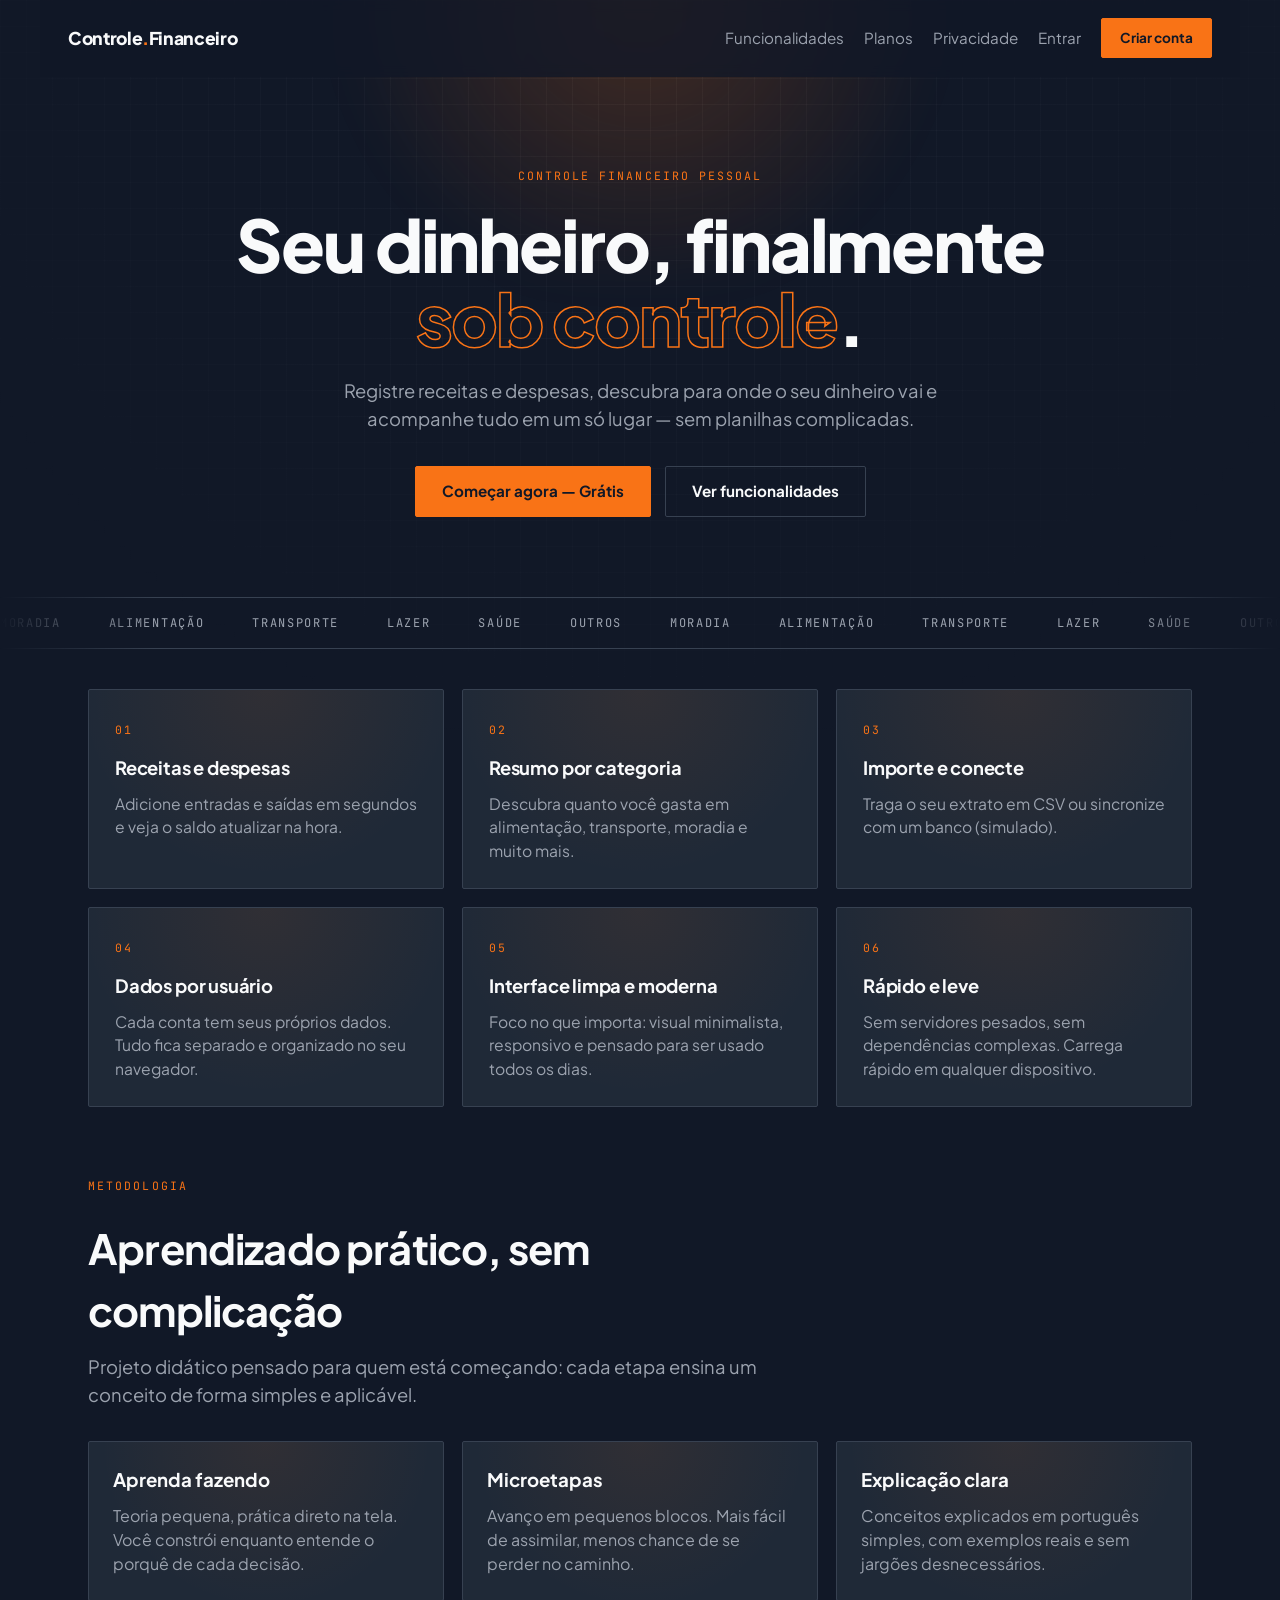
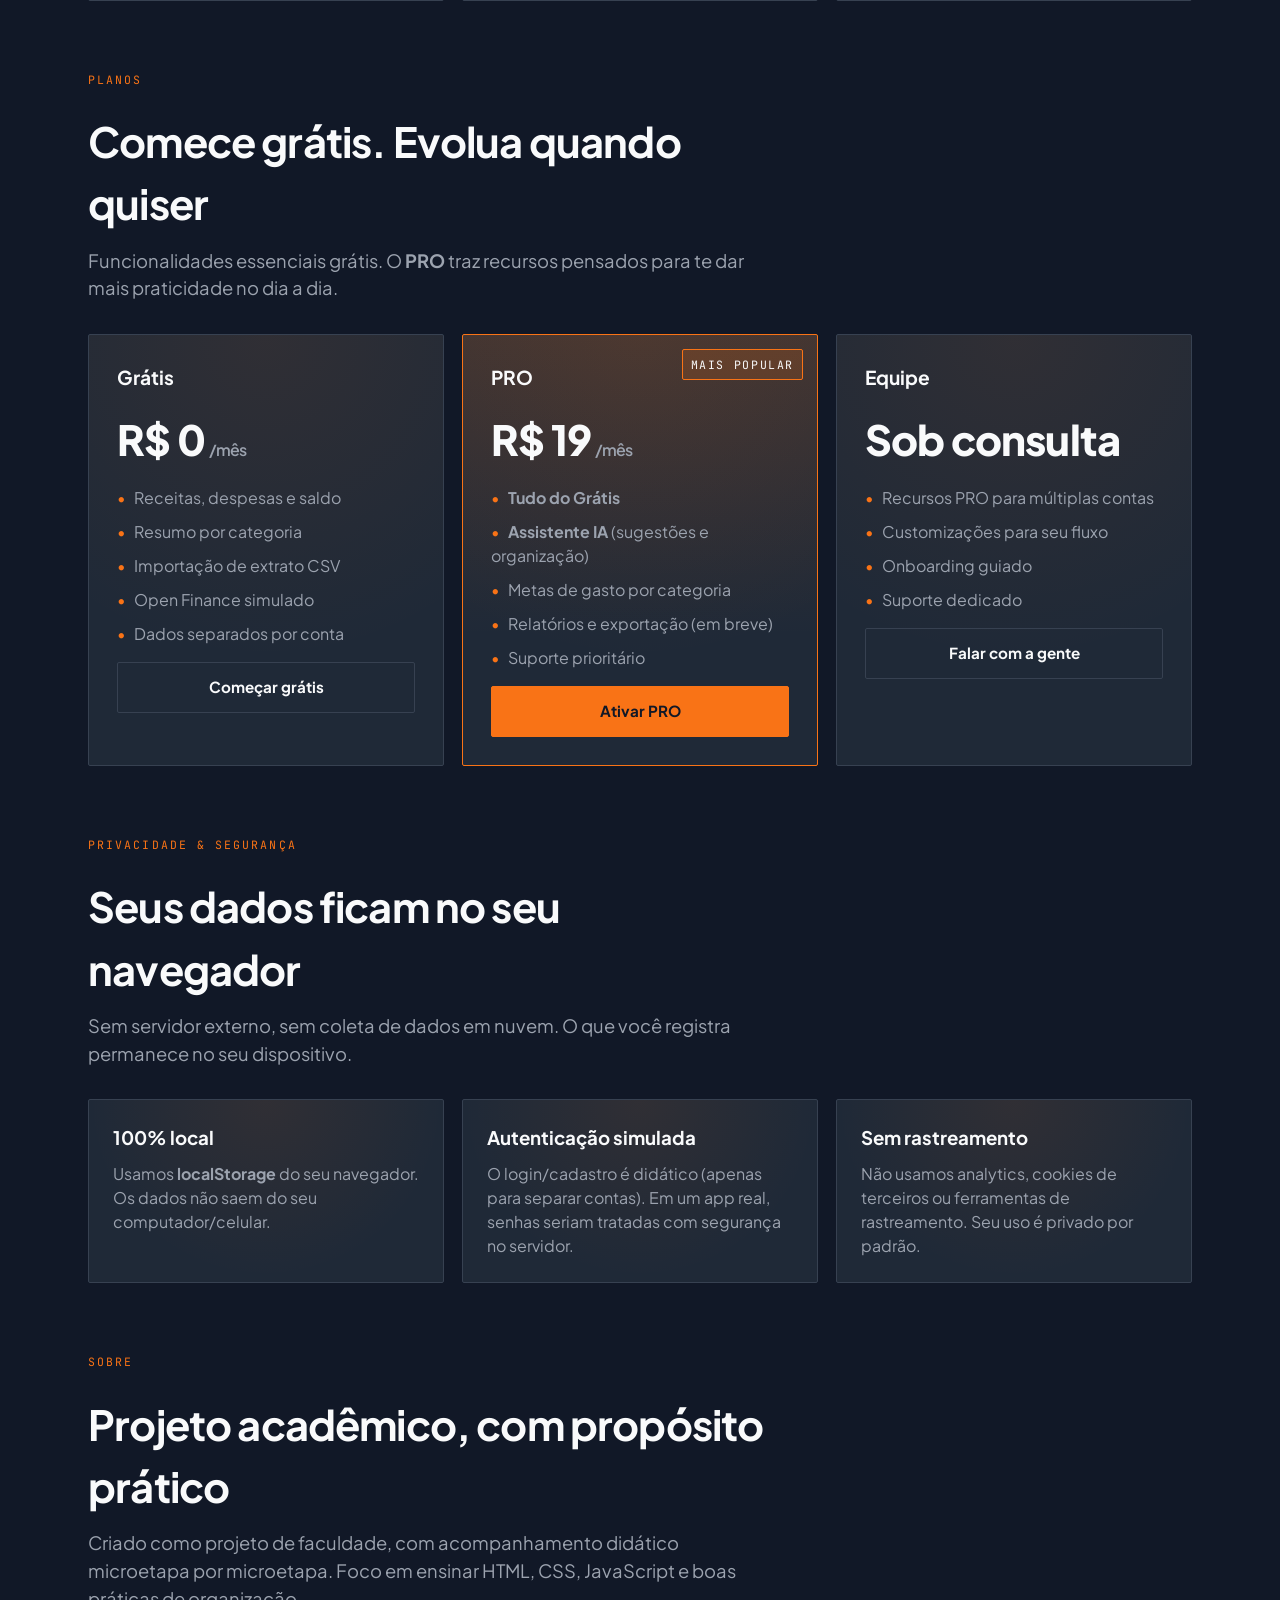
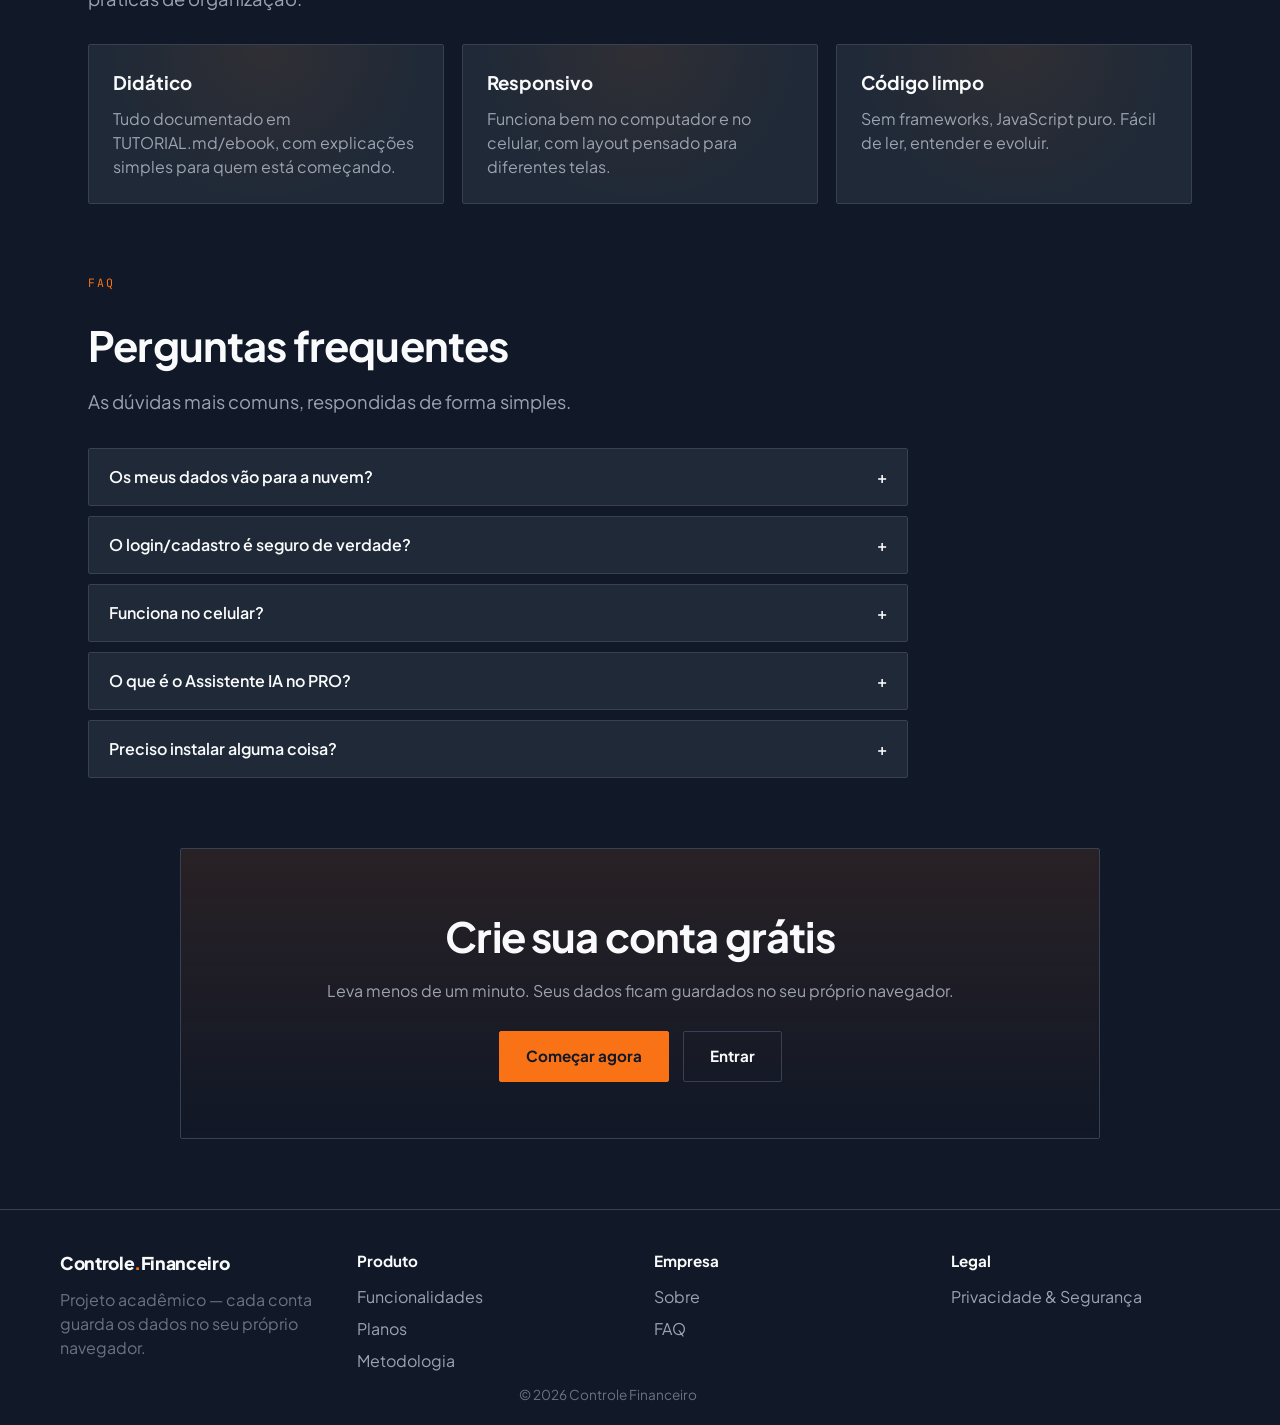
<file: index.html>
<!DOCTYPE html>
<html lang="pt-BR">
<head>
  <meta charset="UTF-8">
  <meta name="viewport" content="width=device-width, initial-scale=1.0">
  <title>Controle Financeiro — seu dinheiro sob controle</title>
  <meta name="description" content="Registre receitas e despesas, veja para onde o seu dinheiro vai e acompanhe tudo em um só lugar.">
  <link rel="preconnect" href="https://fonts.googleapis.com">
  <link rel="preconnect" href="https://fonts.gstatic.com" crossorigin>
  <link href="https://fonts.googleapis.com/css2?family=Plus+Jakarta+Sans:wght@400;500;600;700;800&family=JetBrains+Mono:wght@400;500&display=swap" rel="stylesheet">
  <link rel="stylesheet" href="entrar.css">
</head>
<body>
  <button class="btn-sidebar-toggle" id="btn-sidebar">Menu</button>
  <aside class="sidebar" id="sidebar">
    <div class="sidebar-topo">
      <div class="marca">Controle<span class="ponto">.</span>Financeiro</div>
    </div>
    <nav class="sidebar-nav">
      <a href="#inicio" class="nav-link ativo">Início</a>
      <a href="#funcionalidades" class="nav-link">Funcionalidades</a>
      <a href="#metodologia" class="nav-link">Metodologia</a>
      <a href="#planos" class="nav-link">Planos</a>
      <a href="#privacidade" class="nav-link">Privacidade & Segurança</a>
      <a href="#sobre" class="nav-link">Sobre</a>
      <a href="#faq" class="nav-link">FAQ</a>
    </nav>
    <div class="sidebar-rodape">
      <a href="login.html" class="link">Entrar</a>
      <a href="cadastro.html" class="botao botao-pequeno">Criar conta</a>
    </div>
  </aside>
  <div class="overlay" id="overlay"></div>

  <header class="topo">
    <div class="marca">Controle<span class="ponto">.</span>Financeiro</div>
    <nav class="menu">
      <a href="#funcionalidades" class="link">Funcionalidades</a>
      <a href="#planos" class="link">Planos</a>
      <a href="#privacidade" class="link">Privacidade</a>
      <a href="login.html" class="link">Entrar</a>
      <a href="cadastro.html" class="botao botao-pequeno">Criar conta</a>
    </nav>
  </header>

  <main>
    <section class="hero" id="inicio">
      <p class="label surgir">Controle financeiro pessoal</p>
      <h1 class="surgir surgir-2">Seu dinheiro, finalmente <span class="vazado">sob controle</span>.</h1>
      <p class="subtitulo surgir surgir-3">Registre receitas e despesas, descubra para onde o seu dinheiro vai e acompanhe tudo em um só lugar — sem planilhas complicadas.</p>
      <div class="acoes surgir surgir-4">
        <a href="cadastro.html" class="botao">Começar agora — Grátis</a>
        <a href="#funcionalidades" class="botao botao-secundario">Ver funcionalidades</a>
      </div>
    </section>

    <div class="tira">
      <div class="tira-conteudo">
        <span>Moradia</span><span>Alimentação</span><span>Transporte</span><span>Lazer</span><span>Saúde</span><span>Outros</span>
        <span>Moradia</span><span>Alimentação</span><span>Transporte</span><span>Lazer</span><span>Saúde</span><span>Outros</span>
      </div>
    </div>

    <section class="recursos" id="funcionalidades">
      <article class="card reveal">
        <span class="num">01</span>
        <h3>Receitas e despesas</h3>
        <p>Adicione entradas e saídas em segundos e veja o saldo atualizar na hora.</p>
      </article>
      <article class="card reveal">
        <span class="num">02</span>
        <h3>Resumo por categoria</h3>
        <p>Descubra quanto você gasta em alimentação, transporte, moradia e muito mais.</p>
      </article>
      <article class="card reveal">
        <span class="num">03</span>
        <h3>Importe e conecte</h3>
        <p>Traga o seu extrato em CSV ou sincronize com um banco (simulado).</p>
      </article>
      <article class="card reveal">
        <span class="num">04</span>
        <h3>Dados por usuário</h3>
        <p>Cada conta tem seus próprios dados. Tudo fica separado e organizado no seu navegador.</p>
      </article>
      <article class="card reveal">
        <span class="num">05</span>
        <h3>Interface limpa e moderna</h3>
        <p>Foco no que importa: visual minimalista, responsivo e pensado para ser usado todos os dias.</p>
      </article>
      <article class="card reveal">
        <span class="num">06</span>
        <h3>Rápido e leve</h3>
        <p>Sem servidores pesados, sem dependências complexas. Carrega rápido em qualquer dispositivo.</p>
      </article>
    </section>

    <section class="secao" id="metodologia">
      <div class="secao-cabecalho reveal">
        <p class="label">Metodologia</p>
        <h2>Aprendizado prático, sem complicação</h2>
        <p class="subtitulo">Projeto didático pensado para quem está começando: cada etapa ensina um conceito de forma simples e aplicável.</p>
      </div>
      <div class="blocos">
        <article class="bloco reveal">
          <h3>Aprenda fazendo</h3>
          <p>Teoria pequena, prática direto na tela. Você constrói enquanto entende o porquê de cada decisão.</p>
        </article>
        <article class="bloco reveal">
          <h3>Microetapas</h3>
          <p>Avanço em pequenos blocos. Mais fácil de assimilar, menos chance de se perder no caminho.</p>
        </article>
        <article class="bloco reveal">
          <h3>Explicação clara</h3>
          <p>Conceitos explicados em português simples, com exemplos reais e sem jargões desnecessários.</p>
        </article>
      </div>
    </section>

    <section class="secao" id="planos">
      <div class="secao-cabecalho reveal">
        <p class="label">Planos</p>
        <h2>Comece grátis. Evolua quando quiser</h2>
        <p class="subtitulo">Funcionalidades essenciais grátis. O <strong>PRO</strong> traz recursos pensados para te dar mais praticidade no dia a dia.</p>
      </div>
      <div class="planos">
        <article class="plano reveal">
          <h3>Grátis</h3>
          <p class="preco">R$ 0<span>/mês</span></p>
          <ul>
            <li>Receitas, despesas e saldo</li>
            <li>Resumo por categoria</li>
            <li>Importação de extrato CSV</li>
            <li>Open Finance simulado</li>
            <li>Dados separados por conta</li>
          </ul>
          <a href="cadastro.html" class="botao botao-secundario botao-cheio">Começar grátis</a>
        </article>
        <article class="plano destaque reveal">
          <span class="badge">Mais popular</span>
          <h3>PRO</h3>
          <p class="preco">R$ 19<span>/mês</span></p>
          <ul>
            <li><strong>Tudo do Grátis</strong></li>
            <li><strong>Assistente IA</strong> (sugestões e organização)</li>
            <li>Metas de gasto por categoria</li>
            <li>Relatórios e exportação (em breve)</li>
            <li>Suporte prioritário</li>
          </ul>
          <a href="cadastro.html" class="botao botao-cheio">Ativar PRO</a>
        </article>
        <article class="plano reveal">
          <h3>Equipe</h3>
          <p class="preco">Sob consulta<span></span></p>
          <ul>
            <li>Recursos PRO para múltiplas contas</li>
            <li>Customizações para seu fluxo</li>
            <li>Onboarding guiado</li>
            <li>Suporte dedicado</li>
          </ul>
          <a href="#sobre" class="botao botao-secundario botao-cheio">Falar com a gente</a>
        </article>
      </div>
    </section>

    <section class="secao" id="privacidade">
      <div class="secao-cabecalho reveal">
        <p class="label">Privacidade & Segurança</p>
        <h2>Seus dados ficam no seu navegador</h2>
        <p class="subtitulo">Sem servidor externo, sem coleta de dados em nuvem. O que você registra permanece no seu dispositivo.</p>
      </div>
      <div class="blocos">
        <article class="bloco reveal">
          <h3>100% local</h3>
          <p>Usamos <strong>localStorage</strong> do seu navegador. Os dados não saem do seu computador/celular.</p>
        </article>
        <article class="bloco reveal">
          <h3>Autenticação simulada</h3>
          <p>O login/cadastro é didático (apenas para separar contas). Em um app real, senhas seriam tratadas com segurança no servidor.</p>
        </article>
        <article class="bloco reveal">
          <h3>Sem rastreamento</h3>
          <p>Não usamos analytics, cookies de terceiros ou ferramentas de rastreamento. Seu uso é privado por padrão.</p>
        </article>
      </div>
    </section>

    <section class="secao" id="sobre">
      <div class="secao-cabecalho reveal">
        <p class="label">Sobre</p>
        <h2>Projeto acadêmico, com propósito prático</h2>
        <p class="subtitulo">Criado como projeto de faculdade, com acompanhamento didático microetapa por microetapa. Foco em ensinar HTML, CSS, JavaScript e boas práticas de organização.</p>
      </div>
      <div class="blocos">
        <article class="bloco reveal">
          <h3>Didático</h3>
          <p>Tudo documentado em TUTORIAL.md/ebook, com explicações simples para quem está começando.</p>
        </article>
        <article class="bloco reveal">
          <h3>Responsivo</h3>
          <p>Funciona bem no computador e no celular, com layout pensado para diferentes telas.</p>
        </article>
        <article class="bloco reveal">
          <h3>Código limpo</h3>
          <p>Sem frameworks, JavaScript puro. Fácil de ler, entender e evoluir.</p>
        </article>
      </div>
    </section>

    <section class="secao" id="faq">
      <div class="secao-cabecalho reveal">
        <p class="label">FAQ</p>
        <h2>Perguntas frequentes</h2>
        <p class="subtitulo">As dúvidas mais comuns, respondidas de forma simples.</p>
      </div>
      <div class="faq">
        <details class="faq-item reveal">
          <summary>Os meus dados vão para a nuvem?</summary>
          <p>Não. Tudo é salvo no <strong>localStorage</strong> do seu navegador. Os dados ficam no seu dispositivo.</p>
        </details>
        <details class="faq-item reveal">
          <summary>O login/cadastro é seguro de verdade?</summary>
          <p>É uma <strong>simulação didática</strong>. Não usa servidor nem criptografia forte. Serve para aprender o fluxo, não para guardar senhas sensíveis.</p>
        </details>
        <details class="faq-item reveal">
          <summary>Funciona no celular?</summary>
          <p>Sim. O site é responsivo e funciona bem em navegadores mobile (Chrome, Edge, Safari).</p>
        </details>
        <details class="faq-item reveal">
          <summary>O que é o Assistente IA no PRO?</summary>
          <p>Uma sugestão de recurso futuro: um assistente para ajudar na organização financeira (análises simples e dicas), pensado para manter tudo leve e útil.</p>
        </details>
        <details class="faq-item reveal">
          <summary>Preciso instalar alguma coisa?</summary>
          <p>Não. É só abrir o site no navegador. Funciona abrindo os arquivos localmente ou hospedado.</p>
        </details>
      </div>
    </section>

    <section class="cta reveal">
      <h2>Crie sua conta grátis</h2>
      <p>Leva menos de um minuto. Seus dados ficam guardados no seu próprio navegador.</p>
      <div class="acoes">
        <a href="cadastro.html" class="botao">Começar agora</a>
        <a href="login.html" class="botao botao-secundario">Entrar</a>
      </div>
    </section>
  </main>

  <footer class="rodape">
    <div class="rodape-grid">
      <div>
        <div class="marca">Controle<span class="ponto">.</span>Financeiro</div>
        <p>Projeto acadêmico — cada conta guarda os dados no seu próprio navegador.</p>
      </div>
      <div>
        <h4>Produto</h4>
        <ul>
          <li><a href="#funcionalidades">Funcionalidades</a></li>
          <li><a href="#planos">Planos</a></li>
          <li><a href="#metodologia">Metodologia</a></li>
        </ul>
      </div>
      <div>
        <h4>Empresa</h4>
        <ul>
          <li><a href="#sobre">Sobre</a></li>
          <li><a href="#faq">FAQ</a></li>
        </ul>
      </div>
      <div>
        <h4>Legal</h4>
        <ul>
          <li><a href="#privacidade">Privacidade & Segurança</a></li>
        </ul>
      </div>
    </div>
    <p class="copy">© 2026 Controle Financeiro</p>
  </footer>

  <script src="landing.js"></script>
</body>
</html>
</file>
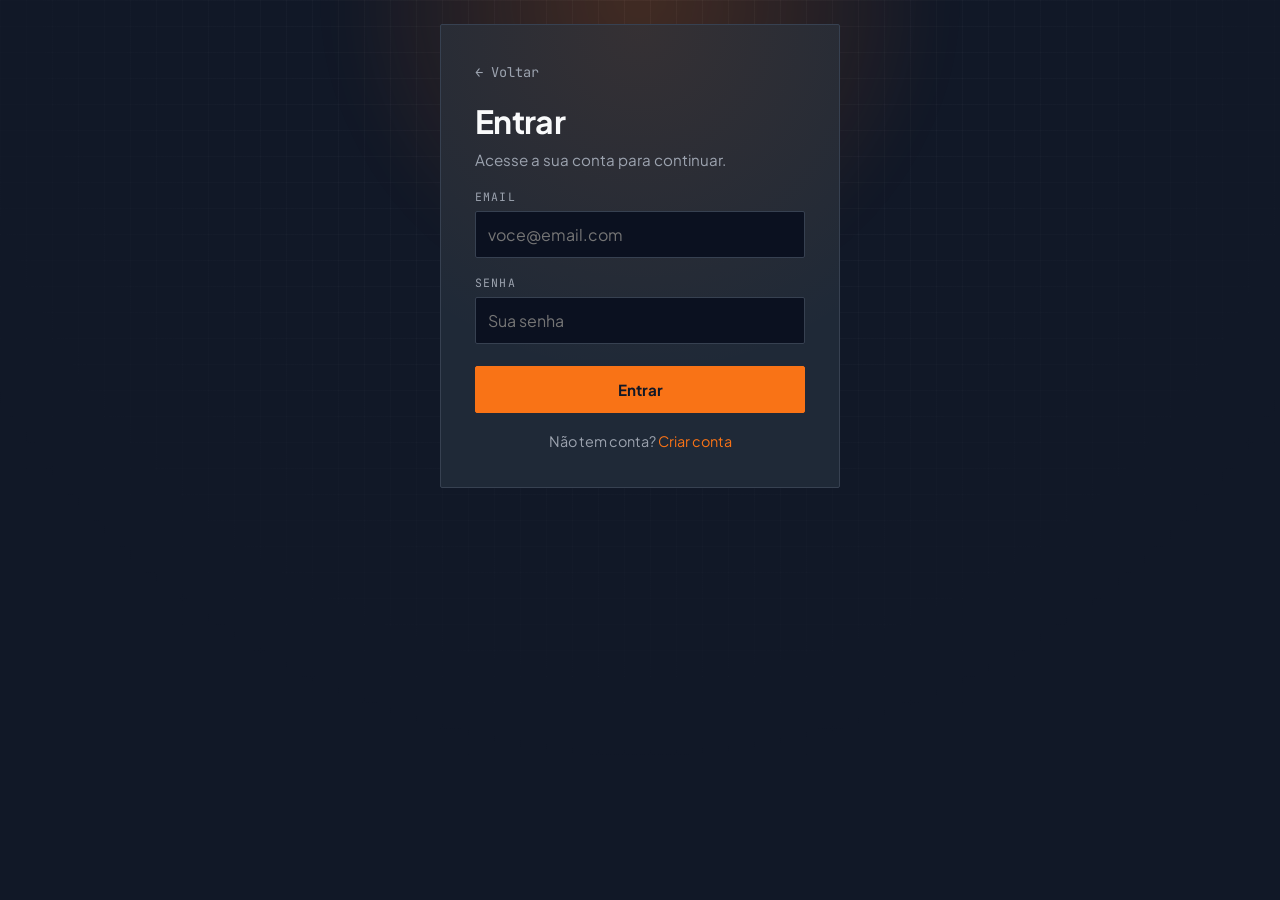
<file: app.html>
<!DOCTYPE html>
<html lang="pt-BR">
<head>
  <meta charset="UTF-8">
  <meta name="viewport" content="width=device-width, initial-scale=1.0">
  <title>Controle Financeiro</title>
  <link rel="preconnect" href="https://fonts.googleapis.com">
  <link rel="preconnect" href="https://fonts.gstatic.com" crossorigin>
  <link href="https://fonts.googleapis.com/css2?family=Plus+Jakarta+Sans:wght@400;500;600;700;800&family=JetBrains+Mono:wght@400;500&display=swap" rel="stylesheet">
  <link rel="stylesheet" href="style.css">
</head>
<body>
  <header class="app-topo">
    <div class="topo-bar">
      <div class="marca-app">Controle<span class="ponto">.</span>Financeiro</div>
      <div class="usuario-area">
        <span id="usuario-atual"></span>
        <button type="button" id="btn-sair" class="btn-ghost">Sair</button>
      </div>
    </div>
  </header>

  <main class="app-main">
    <div class="grid-principal">
      <div class="coluna-esquerda">
        <section class="card-destaque surgir">
          <p class="label-mono">Saldo atual</p>
          <p class="saldo-valor"><span id="saldo"></span></p>
          <p class="dica">Acompanhe em tempo real receitas, despesas e saldos.</p>
        </section>

        <section class="card surgir surgir-2">
          <h2>Resumo</h2>
          <div class="resumo-linha">
            <span>Receitas</span>
            <span id="total-receitas" class="receita"></span>
          </div>
          <div class="resumo-linha">
            <span>Despesas</span>
            <span id="total-despesas" class="despesa"></span>
          </div>
        </section>

        <section class="card surgir surgir-3">
          <h2>Adicionar receita</h2>
          <form id="form-receita" class="form-grid">
            <div class="campo">
              <label for="descricao">Descrição</label>
              <input type="text" id="descricao" placeholder="Ex.: Salário">
            </div>
            <div class="campo">
              <label for="valor">Valor (R$)</label>
              <input type="number" id="valor" step="0.01" min="0" placeholder="0,00">
            </div>
            <button type="submit" class="btn-principal">Adicionar receita</button>
          </form>
        </section>

        <section class="card surgir surgir-3">
          <h2>Adicionar despesa</h2>
          <form id="form-despesa" class="form-grid">
            <div class="campo">
              <label for="descricao-despesa">Descrição</label>
              <input type="text" id="descricao-despesa" placeholder="Ex.: Aluguel">
            </div>
            <div class="campo-duplo">
              <div class="campo">
                <label for="categoria-despesa">Categoria</label>
                <select id="categoria-despesa">
                  <option>Moradia</option>
                  <option>Alimentação</option>
                  <option>Transporte</option>
                  <option>Lazer</option>
                  <option>Saúde</option>
                  <option>Outros</option>
                </select>
              </div>
              <div class="campo">
                <label for="valor-despesa">Valor (R$)</label>
                <input type="number" id="valor-despesa" step="0.01" min="0" placeholder="0,00">
              </div>
            </div>
            <button type="submit" class="btn-principal">Adicionar despesa</button>
          </form>
        </section>
      </div>

      <div class="coluna-direita">
        <section class="card surgir surgir-2">
          <h2>Extrato</h2>
          <ul id="lista-transacoes" class="lista-transacoes"></ul>
        </section>

        <section class="card surgir surgir-3">
          <h2>Gastos por categoria</h2>
          <ul id="lista-categorias" class="lista-simples"></ul>
        </section>

        <section class="card surgir surgir-3">
          <h2>Importar extrato (CSV)</h2>
          <p class="dica">Formato: descricao,valor,tipo,categoria (uma transação por linha).</p>
          <label class="file-input">
            <span>Selecionar arquivo CSV</span>
            <input type="file" id="arquivo-csv" accept=".csv">
          </label>
          <p class="dica" id="csv-status"></p>
        </section>

        <section class="card surgir surgir-3">
          <h2>Open Finance (simulado)</h2>
          <p class="dica">Conexão fictícia com um banco. Nenhum dado real é usado.</p>
          <div class="campo">
            <label for="banco-openfinance">Instituição</label>
            <select id="banco-openfinance">
              <option>Banco Aurora</option>
              <option>Banco Laranja</option>
              <option>Fintech Pingo</option>
            </select>
          </div>
          <label class="consentimento">
            <input type="checkbox" id="consentimento-openfinance">
            <span>Autorizo o compartilhamento dos meus dados (simulado)</span>
          </label>
          <button type="button" id="btn-openfinance" class="btn-principal">Conectar e importar</button>
          <p id="status-openfinance" class="status-texto"></p>
        </section>
      </div>
    </div>
  </main>

  <footer class="app-rodape">
    <p>Projeto acadêmico — dados salvos localmente no seu navegador.</p>
  </footer>

  <script src="auth.js"></script>
  <script>exigirLogin();</script>
  <script src="app.js"></script>
</body>
</html>
</file>
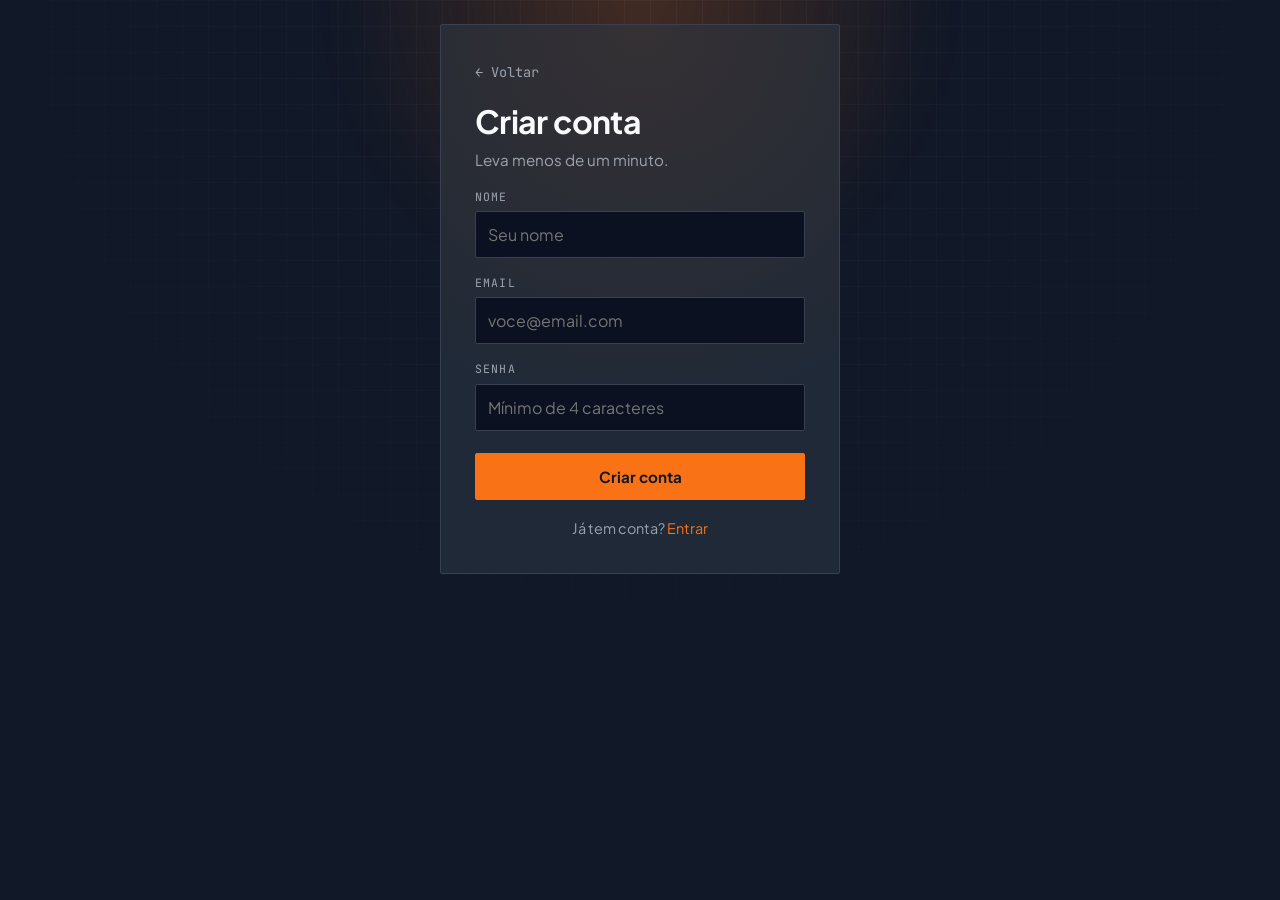
<file: cadastro.html>
<!DOCTYPE html>
<html lang="pt-BR">
<head>
  <meta charset="UTF-8">
  <meta name="viewport" content="width=device-width, initial-scale=1.0">
  <title>Criar conta — Controle Financeiro</title>
  <link rel="preconnect" href="https://fonts.googleapis.com">
  <link rel="preconnect" href="https://fonts.gstatic.com" crossorigin>
  <link href="https://fonts.googleapis.com/css2?family=Plus+Jakarta+Sans:wght@400;500;700;800&family=JetBrains+Mono:wght@400;500&display=swap" rel="stylesheet">
  <link rel="stylesheet" href="entrar.css">
</head>
<body class="pagina-auth">
  <div class="auth-card surgir">
    <a href="index.html" class="voltar">&larr; Voltar</a>
    <h1>Criar conta</h1>
    <p class="subtitulo">Leva menos de um minuto.</p>

    <form id="form-cadastro">
      <label for="nome">Nome</label>
      <input type="text" id="nome" placeholder="Seu nome" autocomplete="name">

      <label for="email">Email</label>
      <input type="email" id="email" placeholder="voce@email.com" autocomplete="email">

      <label for="senha">Senha</label>
      <input type="password" id="senha" placeholder="Mínimo de 4 caracteres" autocomplete="new-password">

      <button type="submit" class="botao">Criar conta</button>
    </form>

    <p class="troca">Já tem conta? <a href="login.html">Entrar</a></p>
  </div>
  <script src="auth.js"></script>
  <script src="cadastro.js"></script>
</body>
</html>
</file>
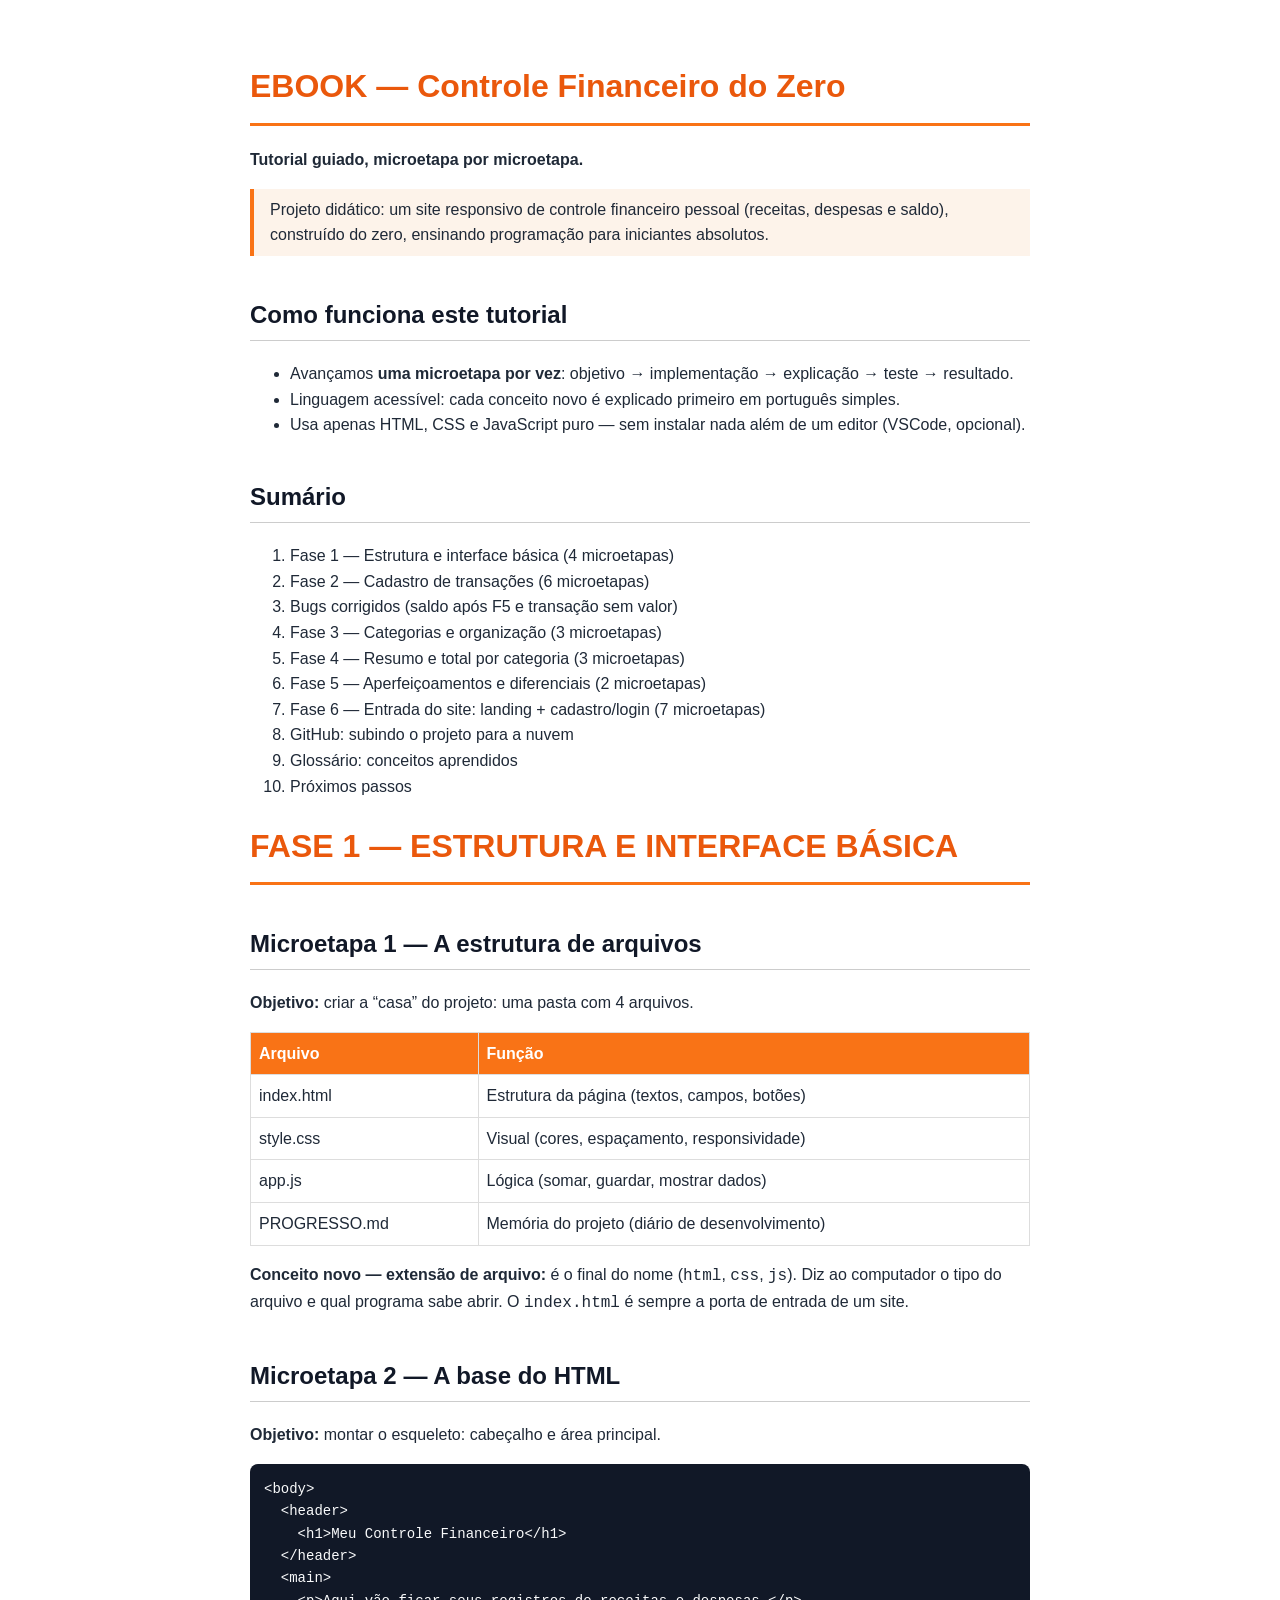
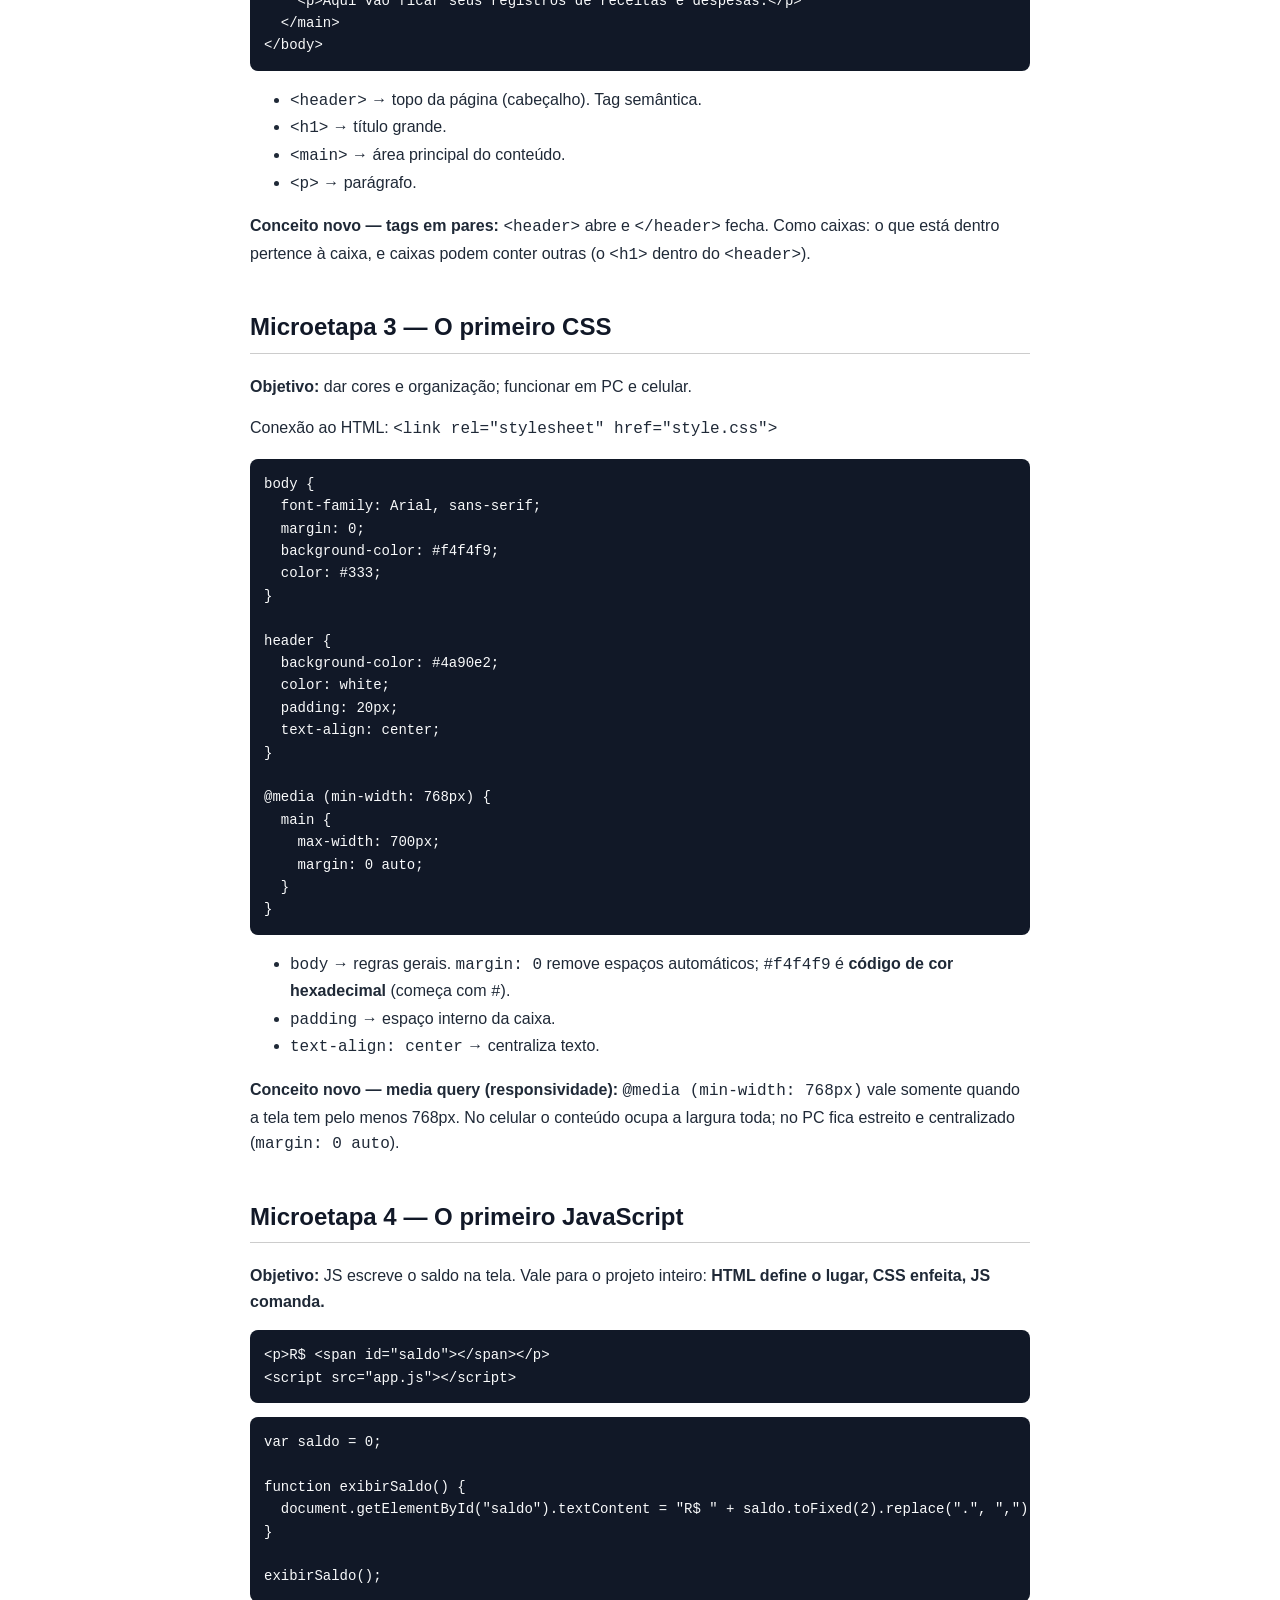
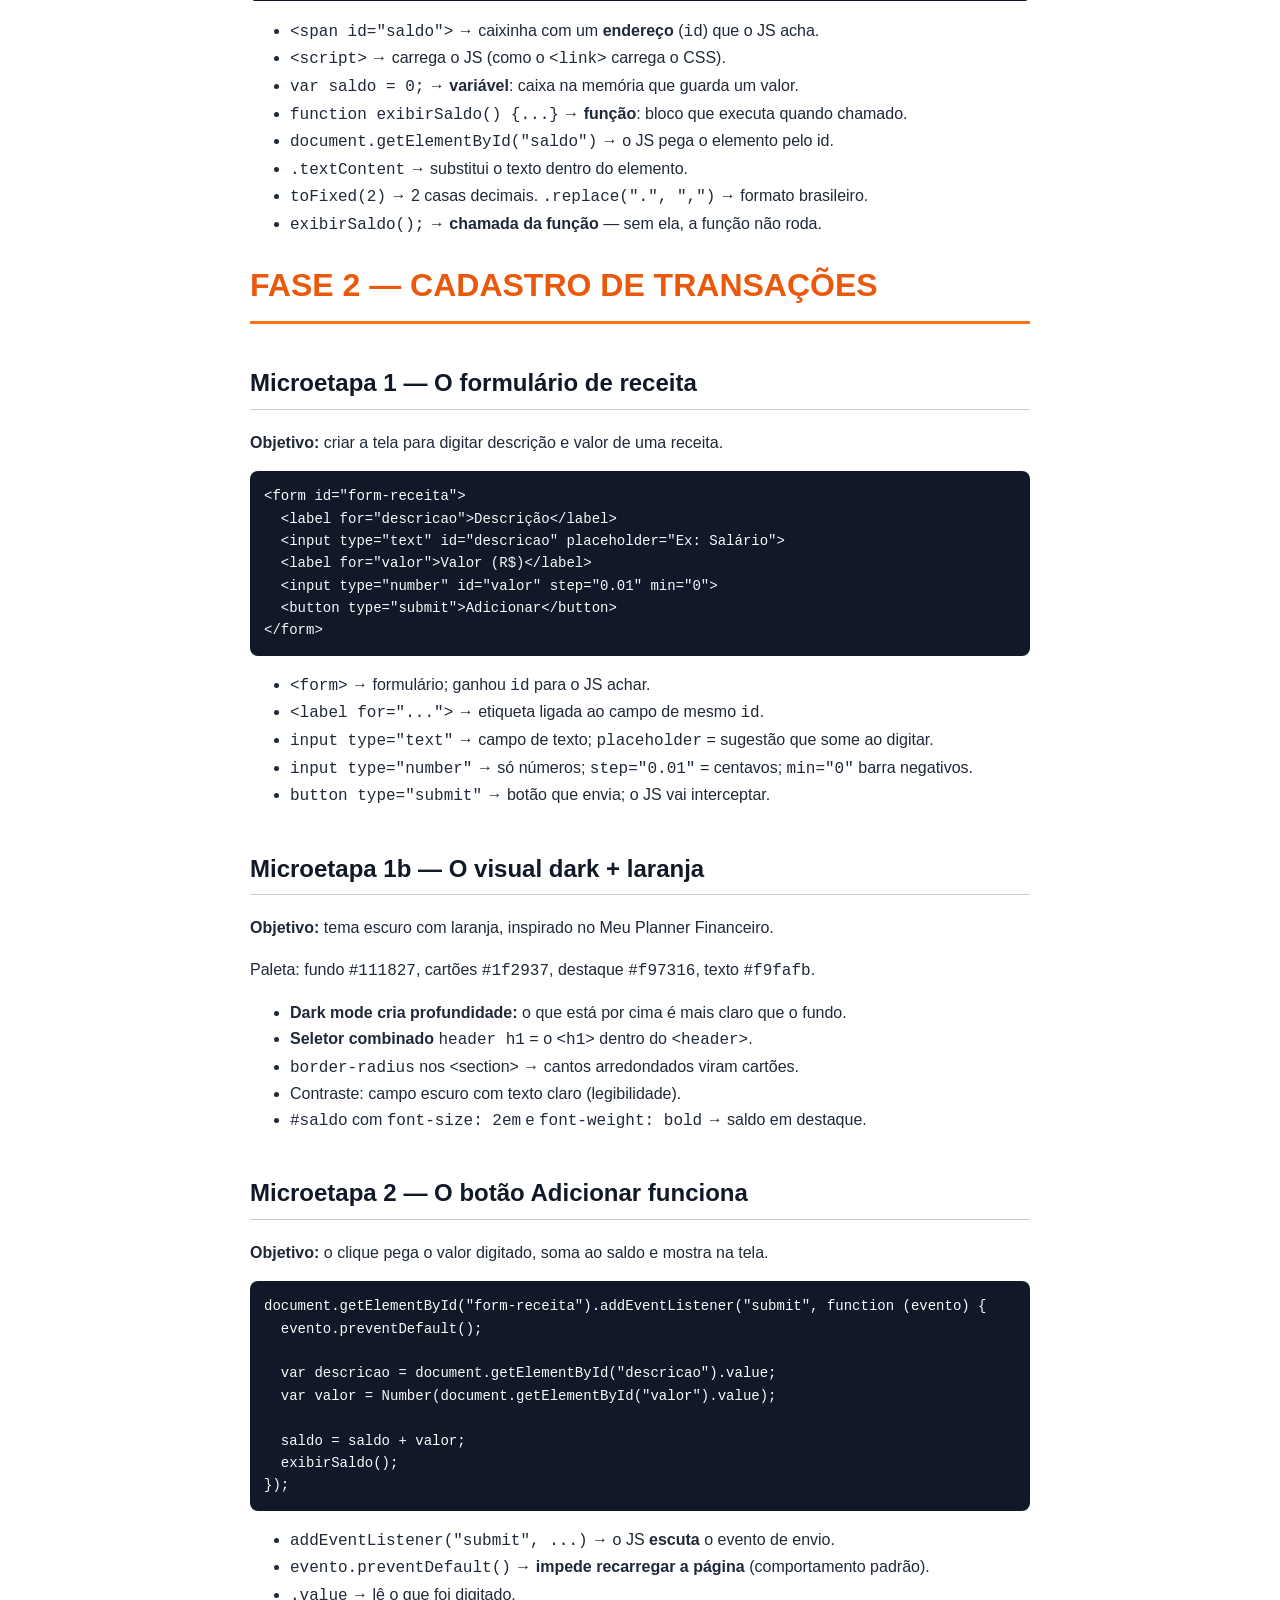
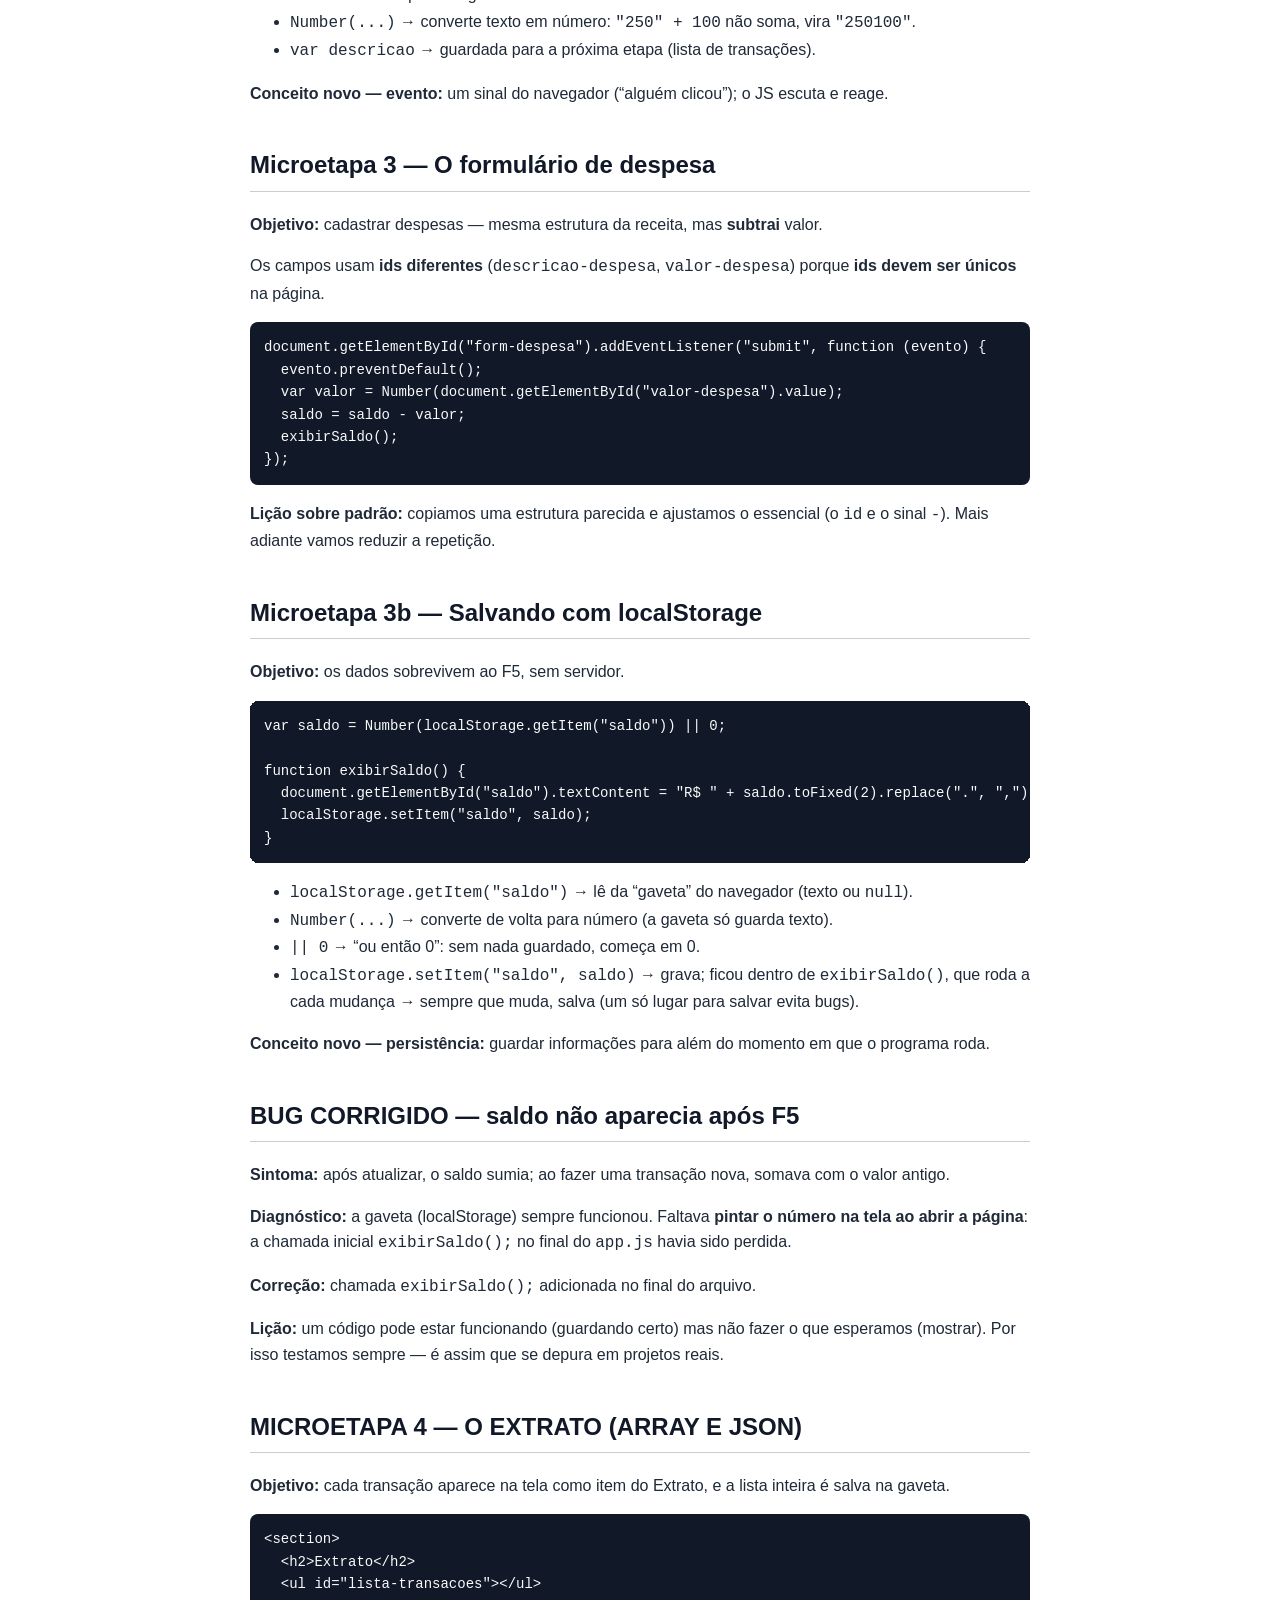
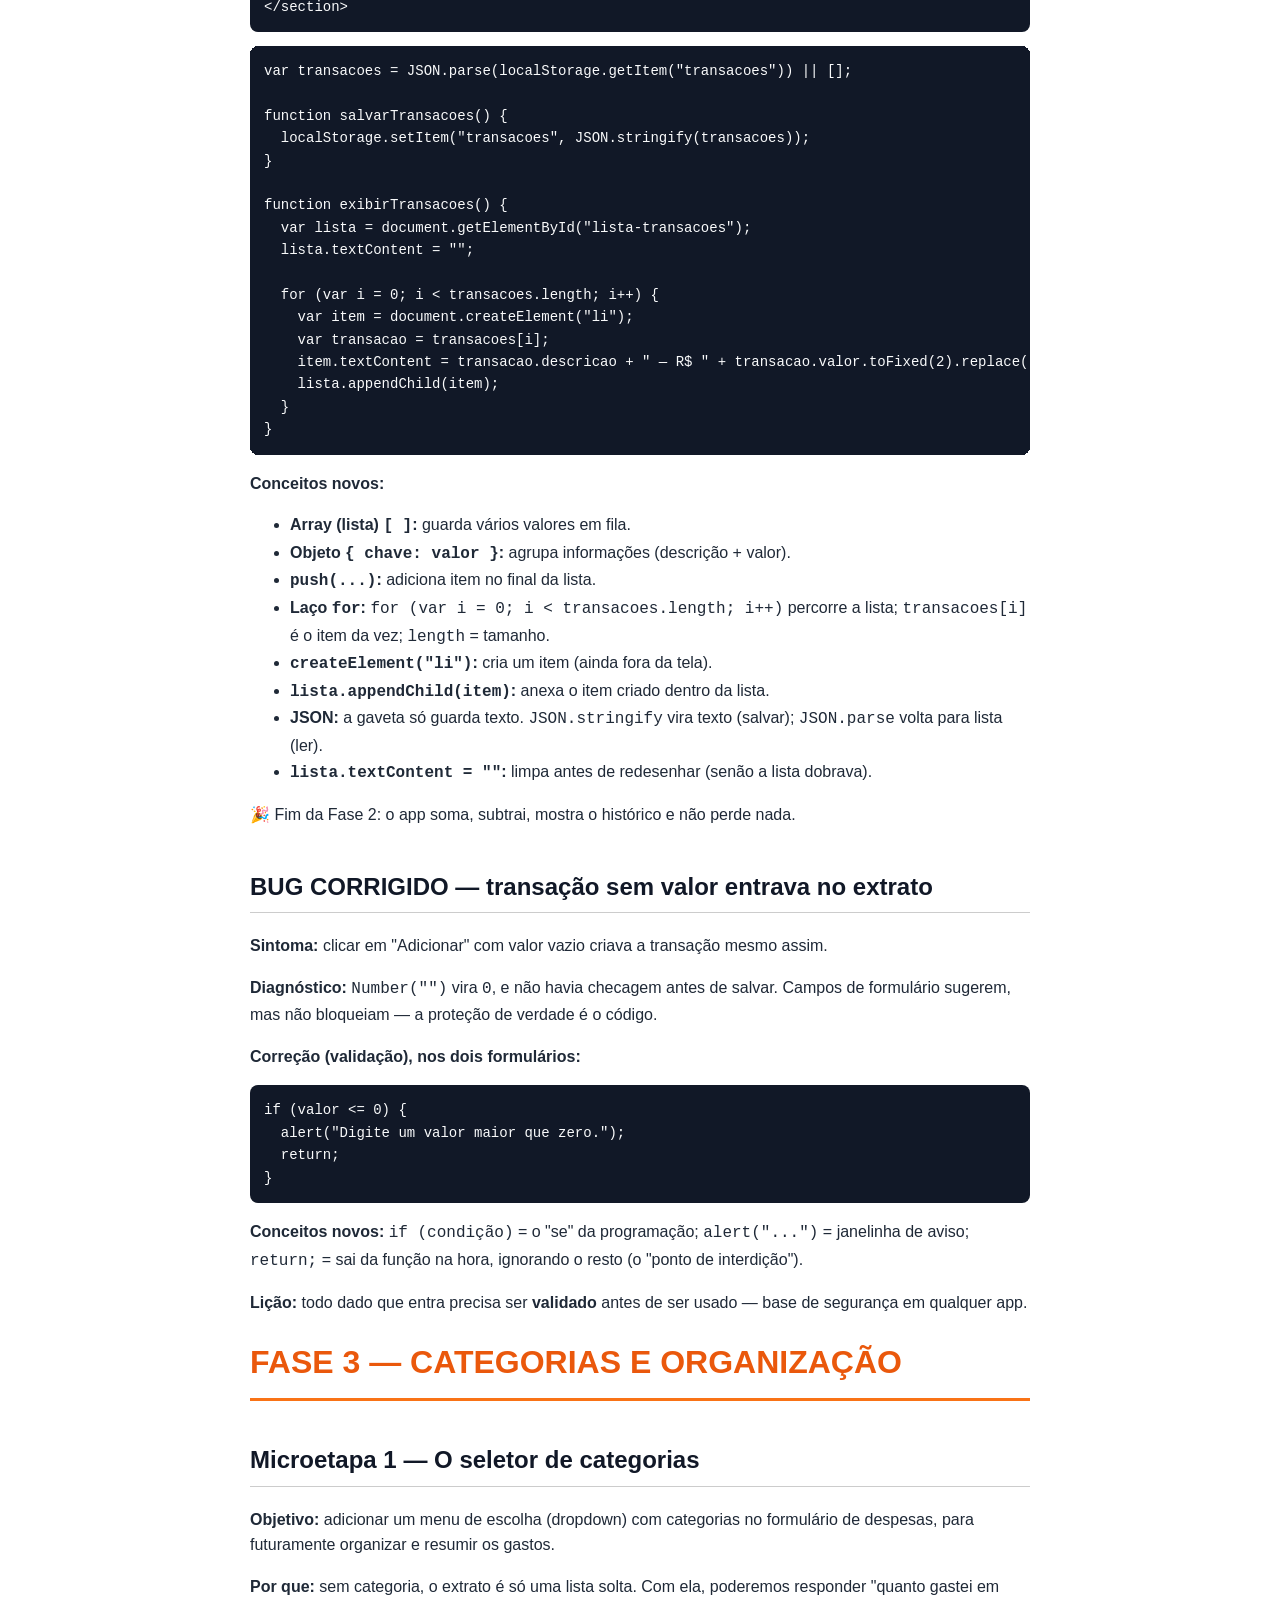
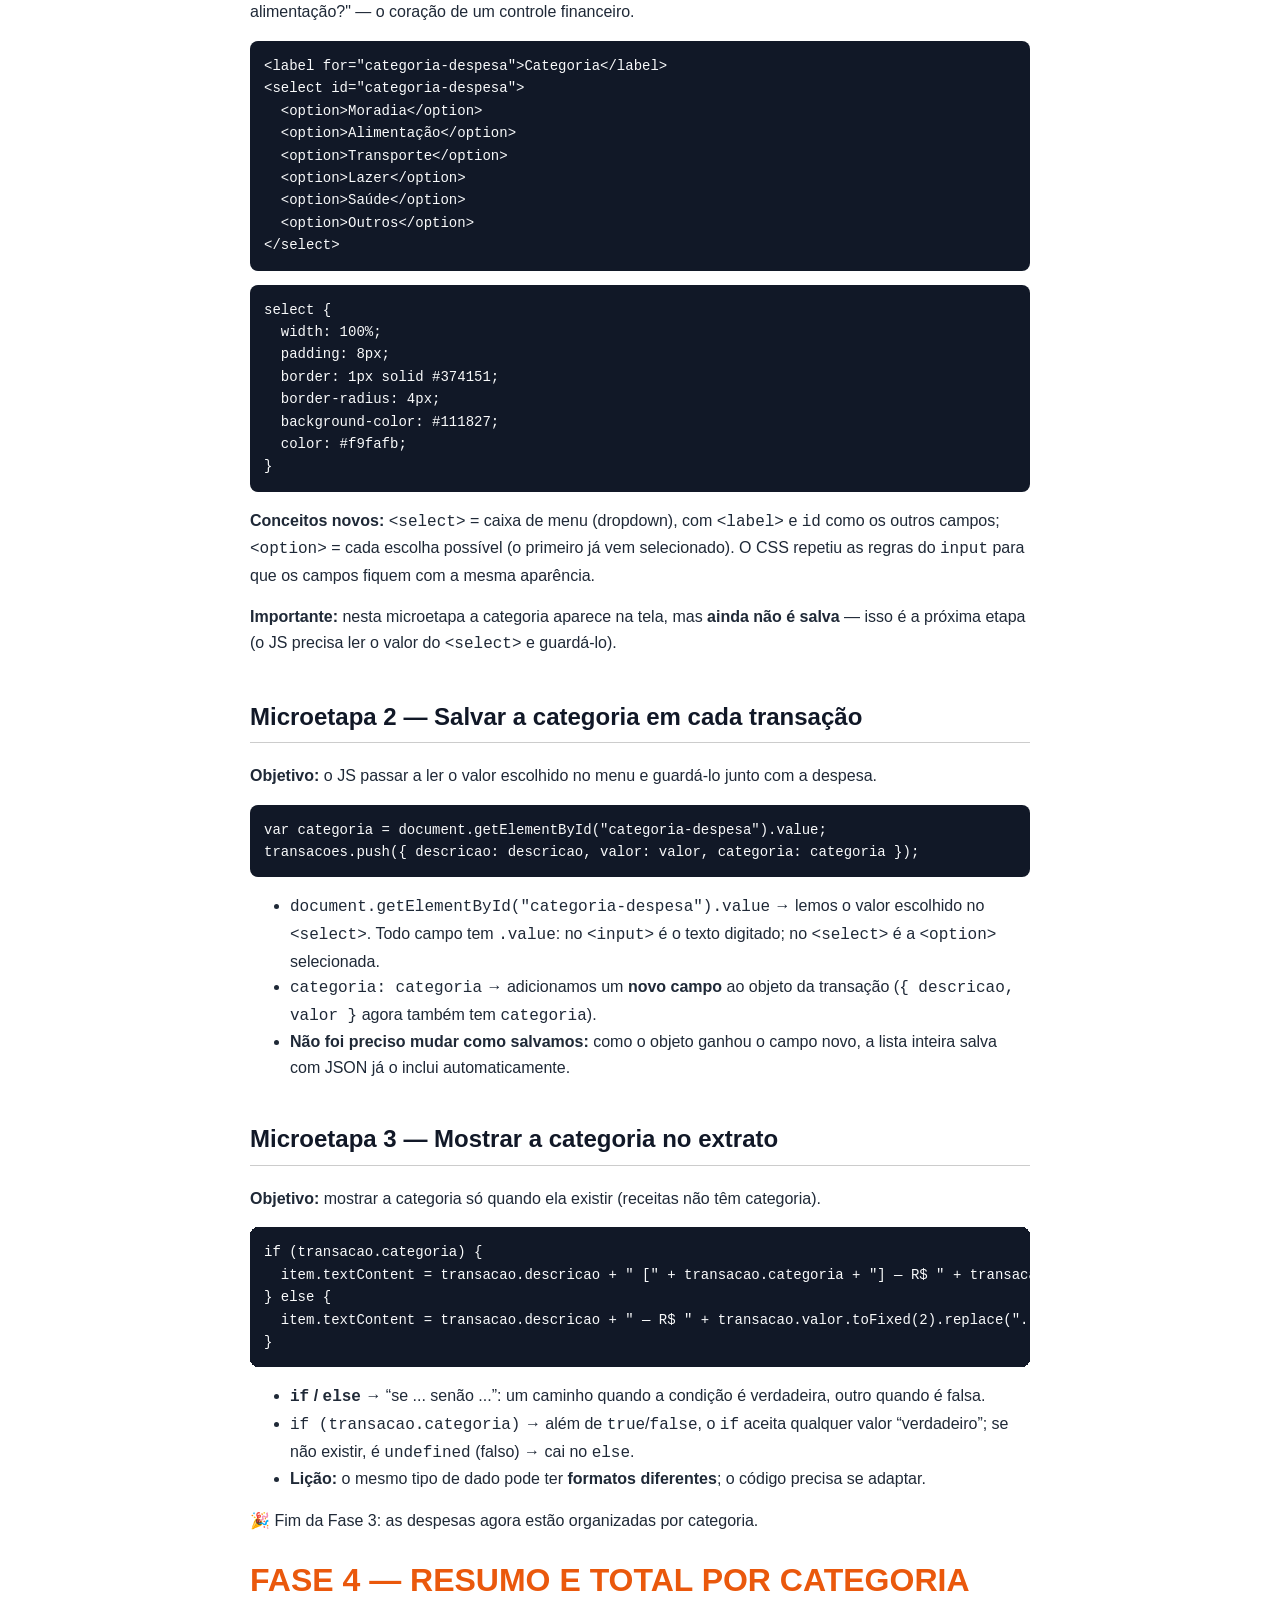
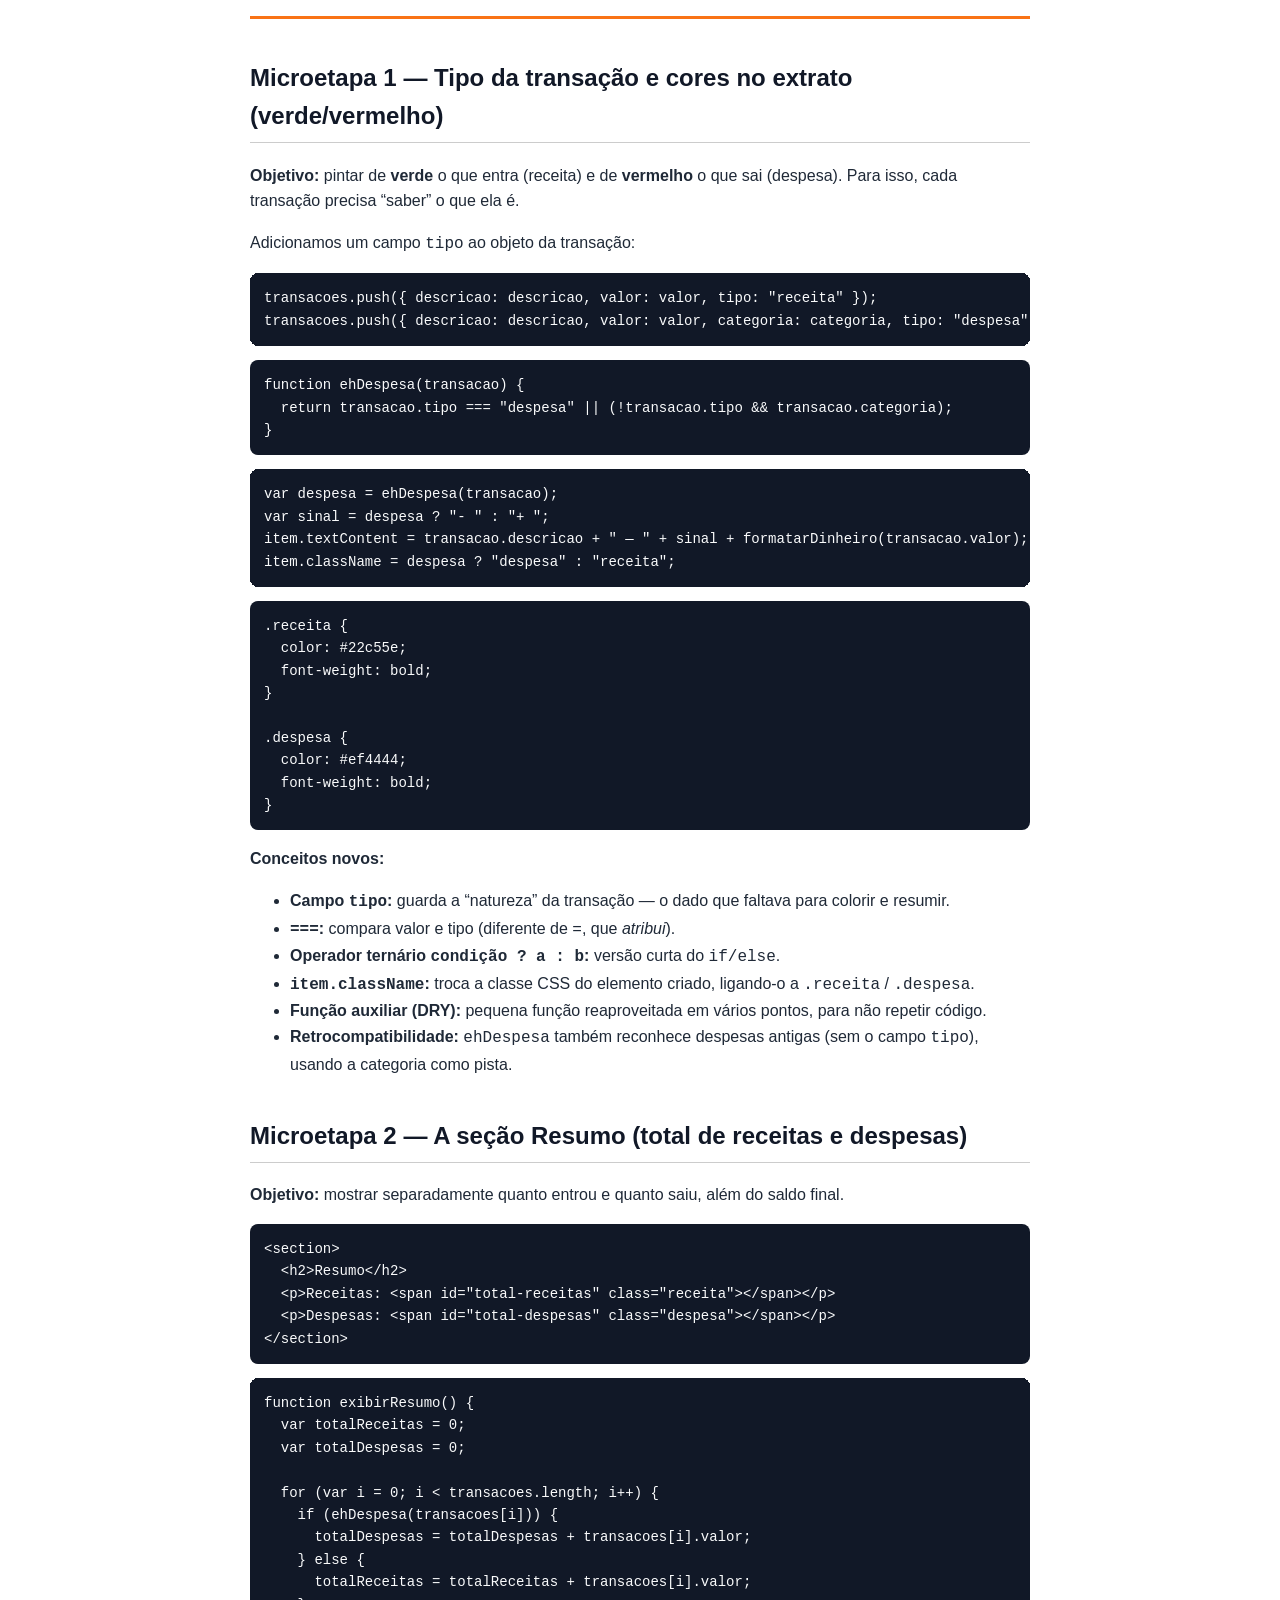
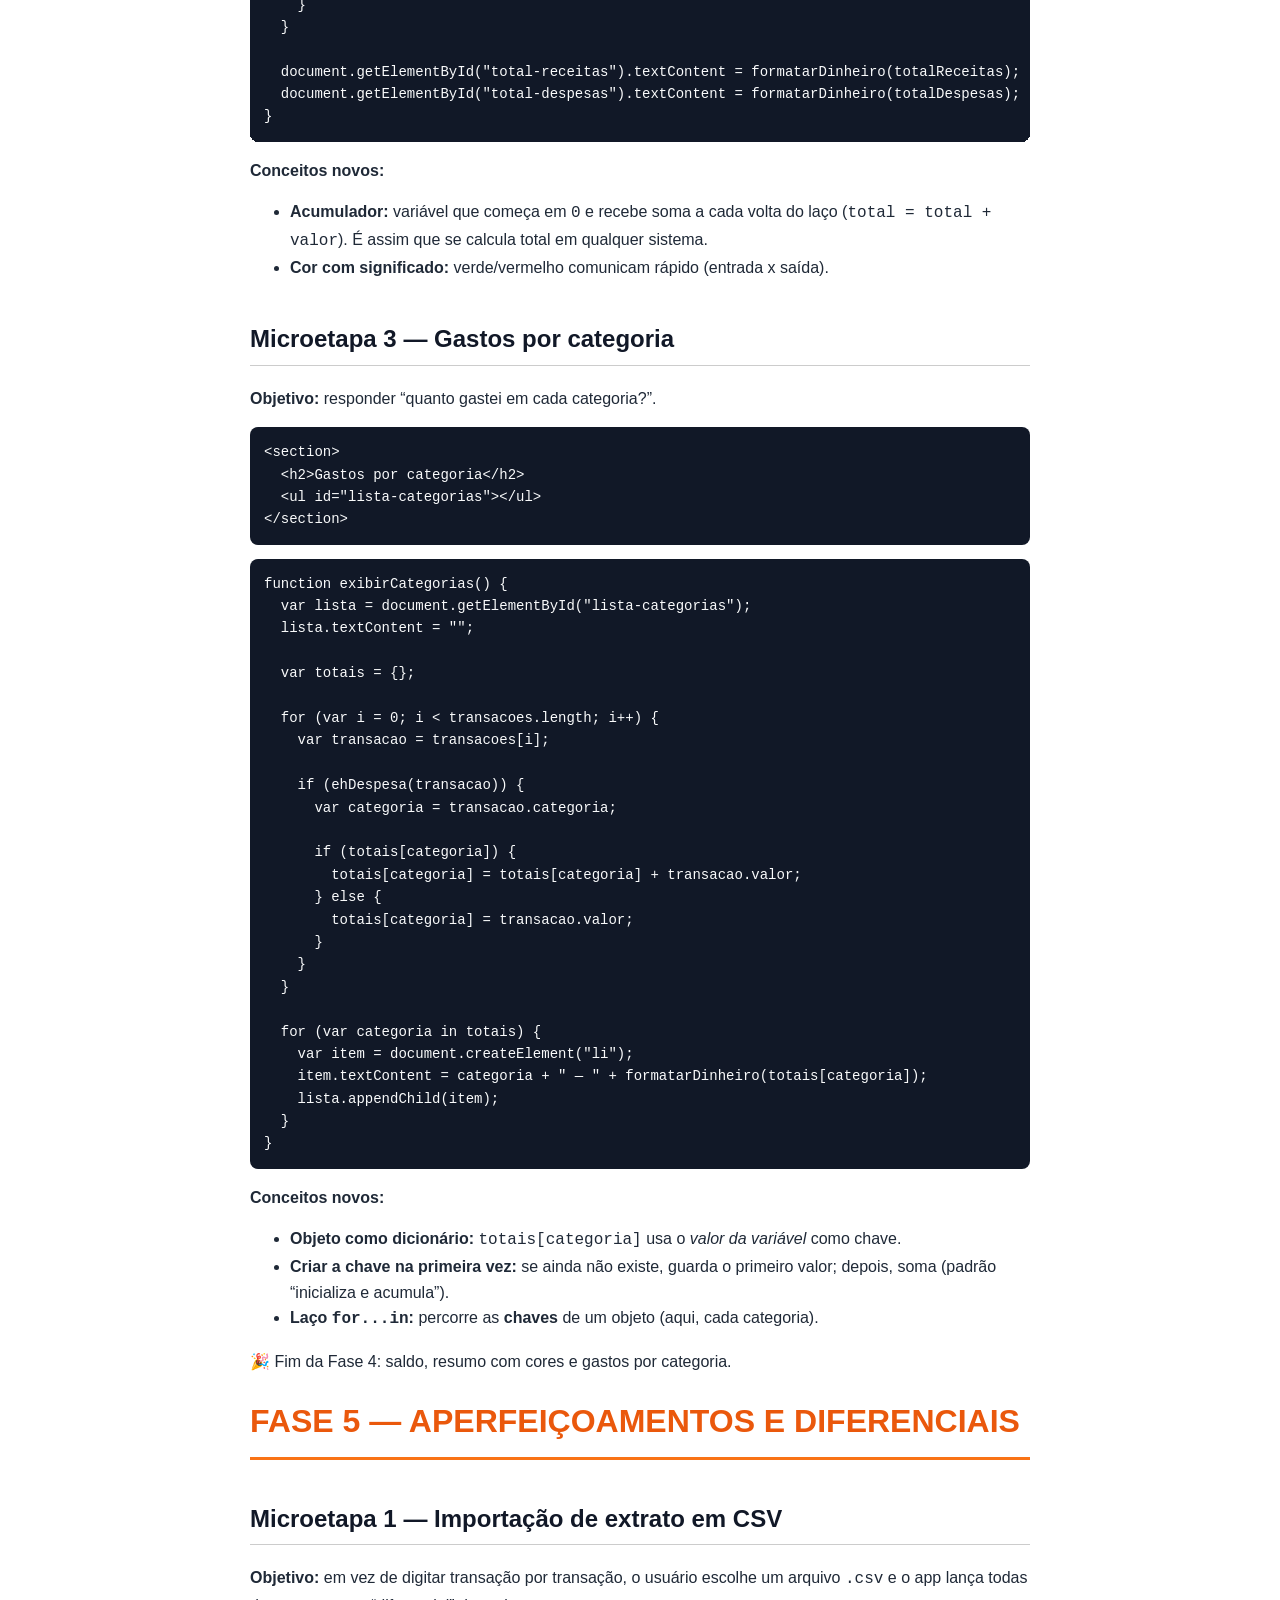
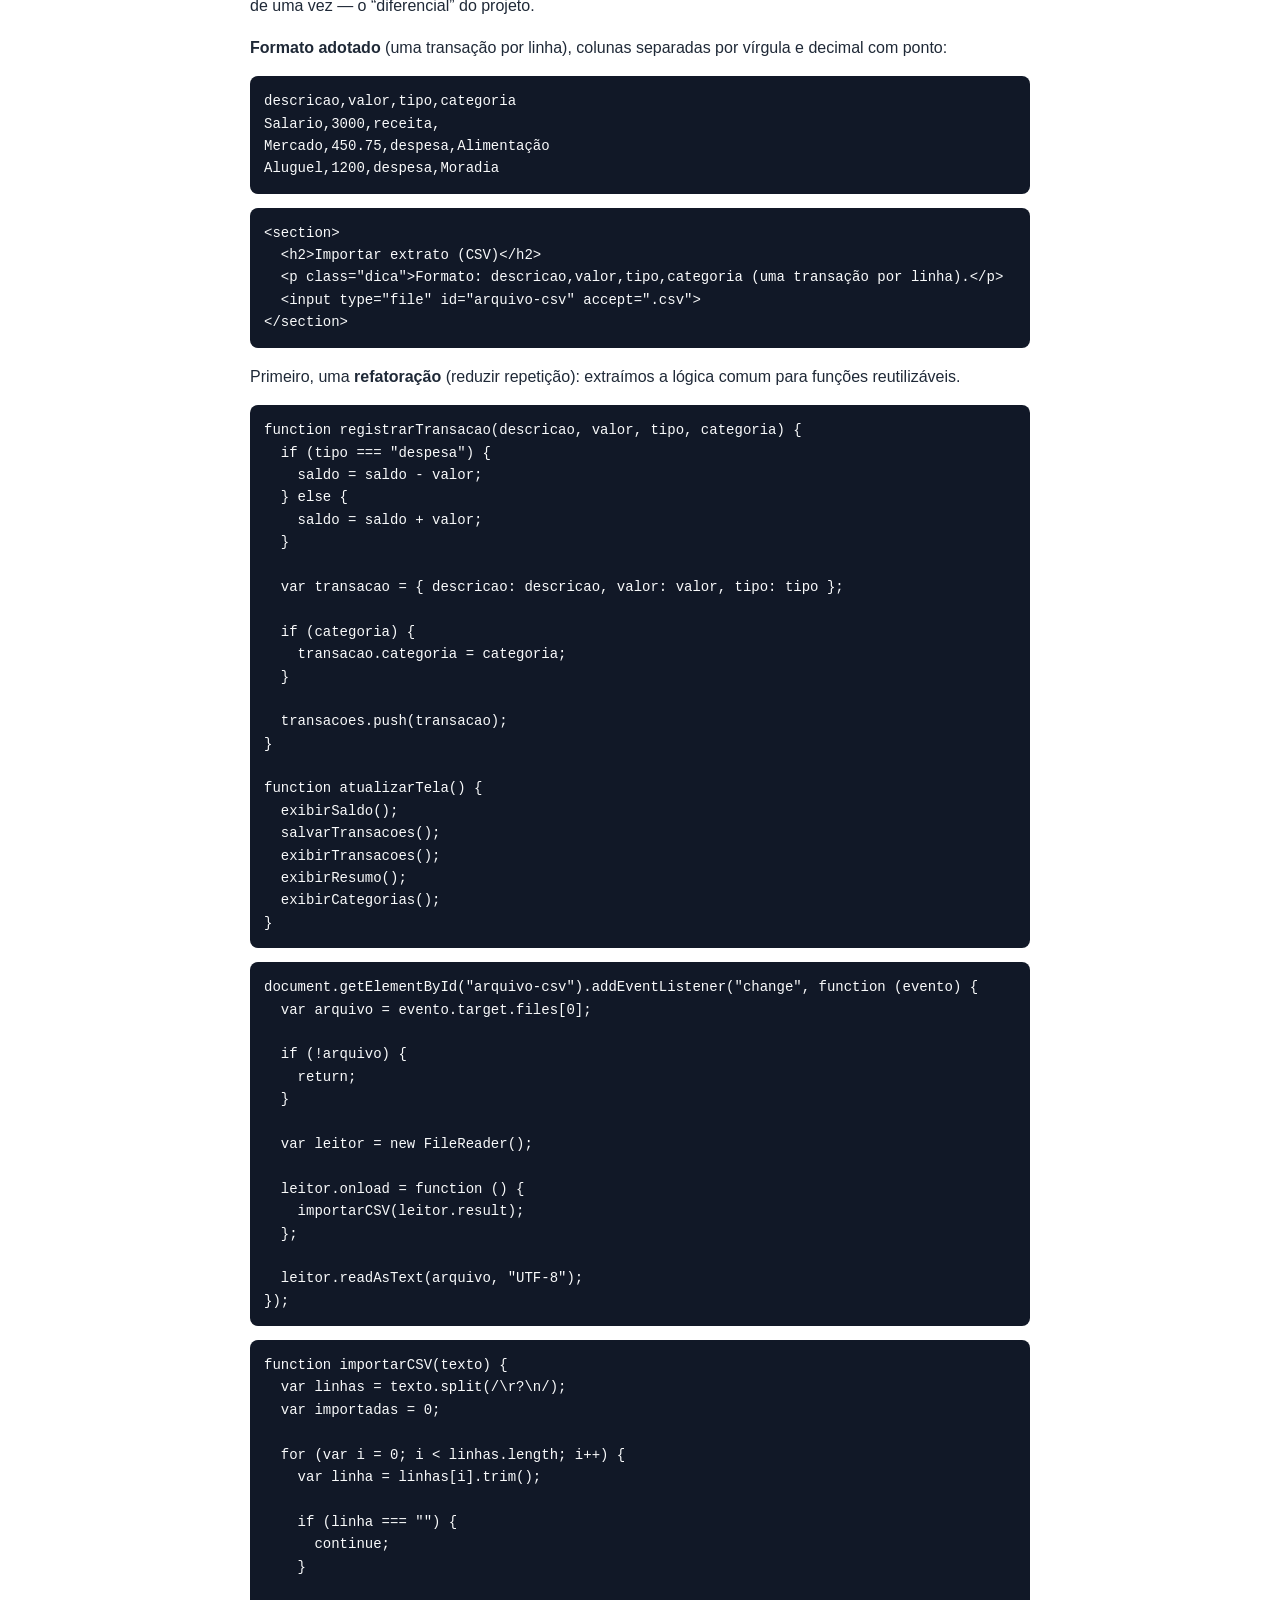
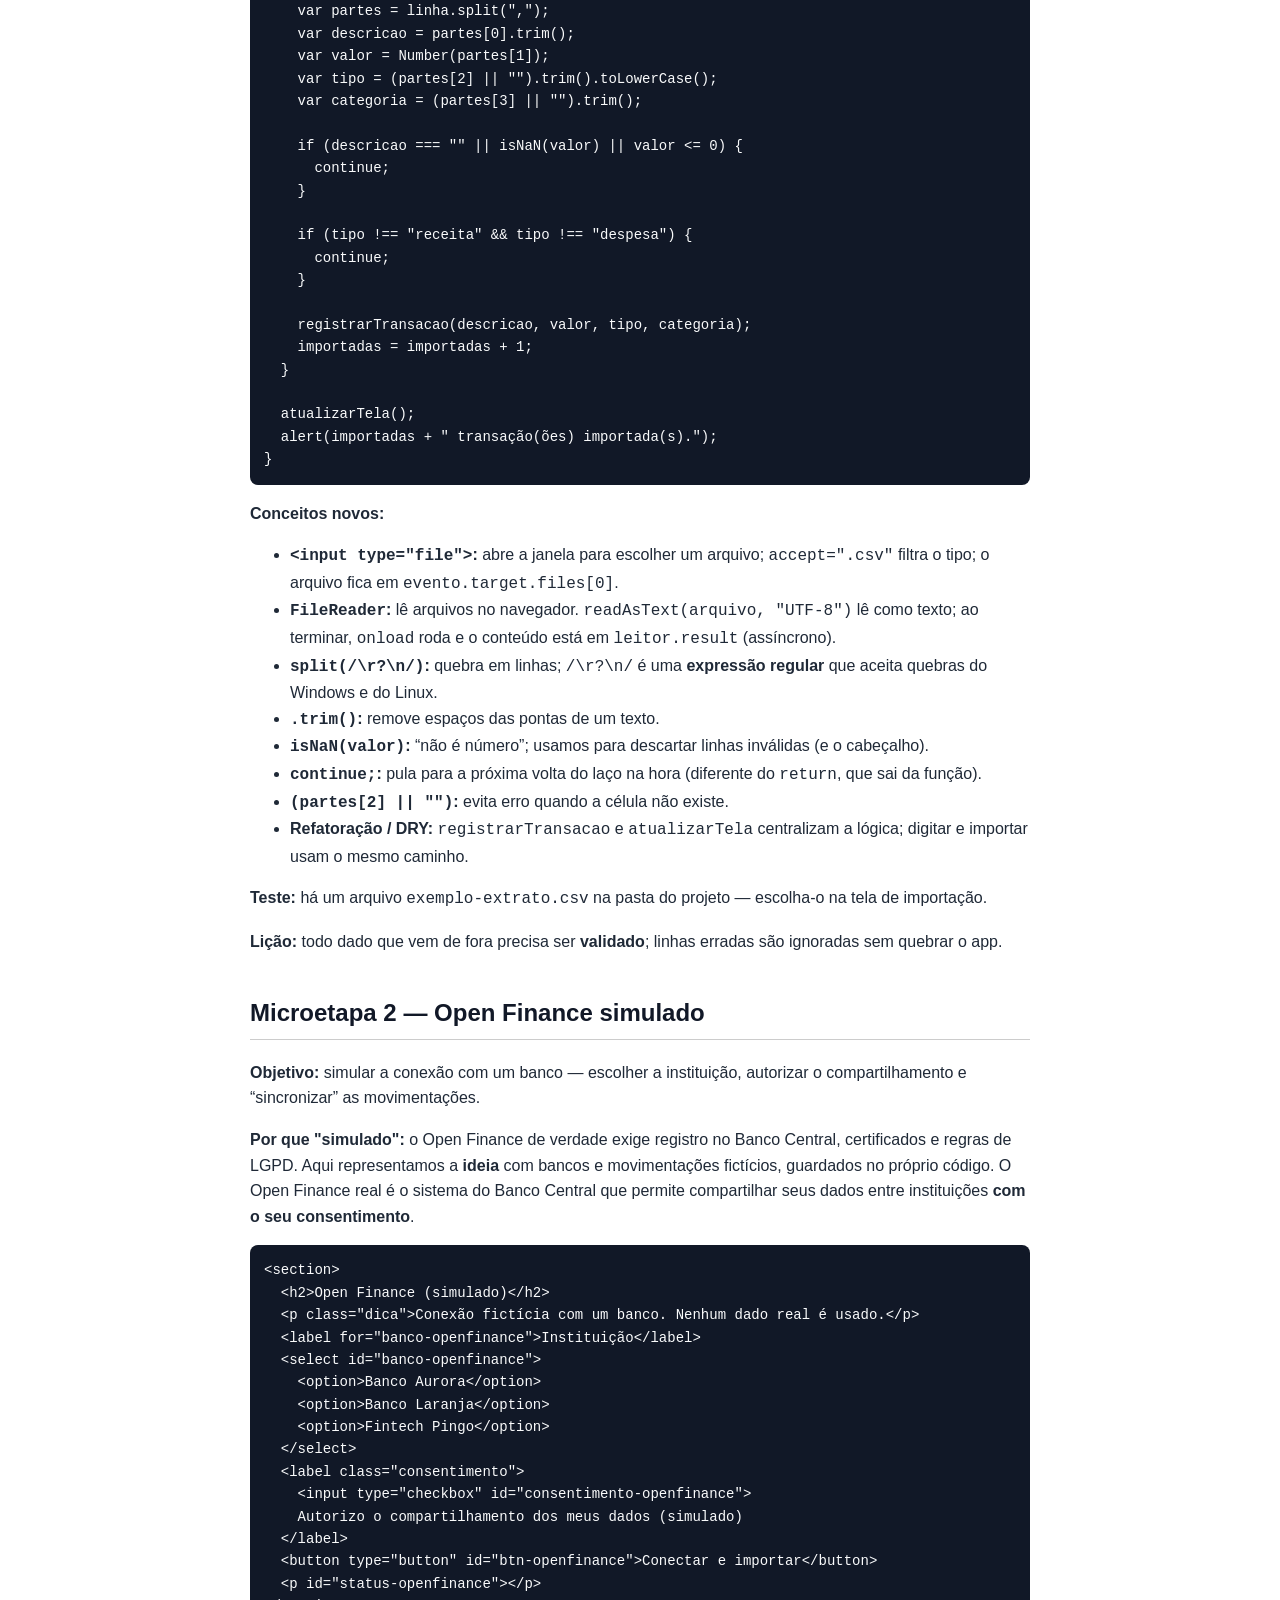
<file: ebook.html>
<!DOCTYPE html>
<html lang="pt-BR">
<head>
  <meta charset="UTF-8">
  <title>EBOOK — Controle Financeiro do Zero</title>
  <style>
    body {
      font-family: "Segoe UI", Arial, sans-serif;
      max-width: 780px;
      margin: 0 auto;
      padding: 40px 30px;
      color: #1f2937;
      line-height: 1.6;
    }
    h1 { color: #ea580c; border-bottom: 3px solid #f97316; padding-bottom: 10px; }
    h2 { color: #111827; border-bottom: 1px solid #ccc; padding-bottom: 6px; margin-top: 40px; }
    h3 { color: #f97316; }
    pre {
      background: #111827; color: #f9fafb;
      padding: 14px; border-radius: 8px; overflow-x: auto; font-size: 14px;
    }
    code { font-family: Consolas, monospace; }
    table { border-collapse: collapse; width: 100%; margin: 12px 0; }
    th, td { border: 1px solid #ddd; padding: 8px; text-align: left; }
    th { background: #f97316; color: white; }
    blockquote { border-left: 4px solid #f97316; margin: 12px 0; padding: 8px 16px; background: #fdf3ea; }
    .pagebreak { page-break-before: always; }
  </style>
</head>
<body>

<h1>EBOOK — Controle Financeiro do Zero</h1>
<p><strong>Tutorial guiado, microetapa por microetapa.</strong></p>
<blockquote>Projeto didático: um site responsivo de controle financeiro pessoal (receitas, despesas e saldo), construído do zero, ensinando programação para iniciantes absolutos.</blockquote>

<h2>Como funciona este tutorial</h2>
<ul>
  <li>Avançamos <strong>uma microetapa por vez</strong>: objetivo &rarr; implementa&ccedil;&atilde;o &rarr; explica&ccedil;&atilde;o &rarr; teste &rarr; resultado.</li>
  <li>Linguagem acess&iacute;vel: cada conceito novo &eacute; explicado primeiro em portugu&ecirc;s simples.</li>
  <li>Usa apenas HTML, CSS e JavaScript puro &mdash; sem instalar nada al&eacute;m de um editor (VSCode, opcional).</li>
</ul>

<h2 class="pagebreak">Sum&aacute;rio</h2>
<ol>
  <li>Fase 1 &mdash; Estrutura e interface b&aacute;sica (4 microetapas)</li>
  <li>Fase 2 &mdash; Cadastro de transa&ccedil;&otilde;es (6 microetapas)</li>
  <li>Bugs corrigidos (saldo ap&oacute;s F5 e transa&ccedil;&atilde;o sem valor)</li>
  <li>Fase 3 &mdash; Categorias e organiza&ccedil;&atilde;o (3 microetapas)</li>
  <li>Fase 4 &mdash; Resumo e total por categoria (3 microetapas)</li>
  <li>Fase 5 &mdash; Aperfei&ccedil;oamentos e diferenciais (2 microetapas)</li>
  <li>Fase 6 &mdash; Entrada do site: landing + cadastro/login (7 microetapas)</li>
  <li>GitHub: subindo o projeto para a nuvem</li>
  <li>Gloss&aacute;rio: conceitos aprendidos</li>
  <li>Pr&oacute;ximos passos</li>
</ol>

<h1>FASE 1 &mdash; ESTRUTURA E INTERFACE B&Aacute;SICA</h1>

<h2>Microetapa 1 &mdash; A estrutura de arquivos</h2>
<p><strong>Objetivo:</strong> criar a &ldquo;casa&rdquo; do projeto: uma pasta com 4 arquivos.</p>
<table>
  <tr><th>Arquivo</th><th>Fun&ccedil;&atilde;o</th></tr>
  <tr><td>index.html</td><td>Estrutura da p&aacute;gina (textos, campos, bot&otilde;es)</td></tr>
  <tr><td>style.css</td><td>Visual (cores, espa&ccedil;amento, responsividade)</td></tr>
  <tr><td>app.js</td><td>L&oacute;gica (somar, guardar, mostrar dados)</td></tr>
  <tr><td>PROGRESSO.md</td><td>Mem&oacute;ria do projeto (di&aacute;rio de desenvolvimento)</td></tr>
</table>
<p><strong>Conceito novo &mdash; extens&atilde;o de arquivo:</strong> &eacute; o final do nome (<code>html</code>, <code>css</code>, <code>js</code>). Diz ao computador o tipo do arquivo e qual programa sabe abrir. O <code>index.html</code> &eacute; sempre a porta de entrada de um site.</p>

<h2>Microetapa 2 &mdash; A base do HTML</h2>
<p><strong>Objetivo:</strong> montar o esqueleto: cabe&ccedil;alho e &aacute;rea principal.</p>
<pre>&lt;body&gt;
  &lt;header&gt;
    &lt;h1&gt;Meu Controle Financeiro&lt;/h1&gt;
  &lt;/header&gt;
  &lt;main&gt;
    &lt;p&gt;Aqui v&atilde;o ficar seus registros de receitas e despesas.&lt;/p&gt;
  &lt;/main&gt;
&lt;/body&gt;</pre>
<ul>
  <li><code>&lt;header&gt;</code> &rarr; topo da p&aacute;gina (cabe&ccedil;alho). Tag sem&acirc;ntica.</li>
  <li><code>&lt;h1&gt;</code> &rarr; t&iacute;tulo grande.</li>
  <li><code>&lt;main&gt;</code> &rarr; &aacute;rea principal do conte&uacute;do.</li>
  <li><code>&lt;p&gt;</code> &rarr; par&aacute;grafo.</li>
</ul>
<p><strong>Conceito novo &mdash; tags em pares:</strong> <code>&lt;header&gt;</code> abre e <code>&lt;/header&gt;</code> fecha. Como caixas: o que est&aacute; dentro pertence &agrave; caixa, e caixas podem conter outras (o <code>&lt;h1&gt;</code> dentro do <code>&lt;header&gt;</code>).</p>

<h2>Microetapa 3 &mdash; O primeiro CSS</h2>
<p><strong>Objetivo:</strong> dar cores e organiza&ccedil;&atilde;o; funcionar em PC e celular.</p>
<p>Conex&atilde;o ao HTML: <code>&lt;link rel="stylesheet" href="style.css"&gt;</code></p>
<pre>body {
  font-family: Arial, sans-serif;
  margin: 0;
  background-color: #f4f4f9;
  color: #333;
}

header {
  background-color: #4a90e2;
  color: white;
  padding: 20px;
  text-align: center;
}

@media (min-width: 768px) {
  main {
    max-width: 700px;
    margin: 0 auto;
  }
}</pre>
<ul>
  <li><code>body</code> &rarr; regras gerais. <code>margin: 0</code> remove espa&ccedil;os autom&aacute;ticos; <code>#f4f4f9</code> &eacute; <strong>c&oacute;digo de cor hexadecimal</strong> (come&ccedil;a com <code>#</code>).</li>
  <li><code>padding</code> &rarr; espa&ccedil;o interno da caixa.</li>
  <li><code>text-align: center</code> &rarr; centraliza texto.</li>
</ul>
<p><strong>Conceito novo &mdash; media query (responsividade):</strong> <code>@media (min-width: 768px)</code> vale somente quando a tela tem pelo menos 768px. No celular o conte&uacute;do ocupa a largura toda; no PC fica estreito e centralizado (<code>margin: 0 auto</code>).</p>

<h2>Microetapa 4 &mdash; O primeiro JavaScript</h2>
<p><strong>Objetivo:</strong> JS escreve o saldo na tela. Vale para o projeto inteiro: <strong>HTML define o lugar, CSS enfeita, JS comanda.</strong></p>
<pre>&lt;p&gt;R$ &lt;span id="saldo"&gt;&lt;/span&gt;&lt;/p&gt;
&lt;script src="app.js"&gt;&lt;/script&gt;</pre>
<pre>var saldo = 0;

function exibirSaldo() {
  document.getElementById("saldo").textContent = "R$ " + saldo.toFixed(2).replace(".", ",");
}

exibirSaldo();</pre>
<ul>
  <li><code>&lt;span id="saldo"&gt;</code> &rarr; caixinha com um <strong>endere&ccedil;o</strong> (<code>id</code>) que o JS acha.</li>
  <li><code>&lt;script&gt;</code> &rarr; carrega o JS (como o <code>&lt;link&gt;</code> carrega o CSS).</li>
  <li><code>var saldo = 0;</code> &rarr; <strong>vari&aacute;vel</strong>: caixa na mem&oacute;ria que guarda um valor.</li>
  <li><code>function exibirSaldo() {...}</code> &rarr; <strong>fun&ccedil;&atilde;o</strong>: bloco que executa quando chamado.</li>
  <li><code>document.getElementById("saldo")</code> &rarr; o JS pega o elemento pelo id.</li>
  <li><code>.textContent</code> &rarr; substitui o texto dentro do elemento.</li>
  <li><code>toFixed(2)</code> &rarr; 2 casas decimais. <code>.replace(".", ",")</code> &rarr; formato brasileiro.</li>
  <li><code>exibirSaldo();</code> &rarr; <strong>chamada da fun&ccedil;&atilde;o</strong> &mdash; sem ela, a fun&ccedil;&atilde;o n&atilde;o roda.</li>
</ul>

<h1 class="pagebreak">FASE 2 &mdash; CADASTRO DE TRANSA&Ccedil;&Otilde;ES</h1>

<h2>Microetapa 1 &mdash; O formul&aacute;rio de receita</h2>
<p><strong>Objetivo:</strong> criar a tela para digitar descri&ccedil;&atilde;o e valor de uma receita.</p>
<pre>&lt;form id="form-receita"&gt;
  &lt;label for="descricao"&gt;Descri&ccedil;&atilde;o&lt;/label&gt;
  &lt;input type="text" id="descricao" placeholder="Ex: Sal&aacute;rio"&gt;
  &lt;label for="valor"&gt;Valor (R$)&lt;/label&gt;
  &lt;input type="number" id="valor" step="0.01" min="0"&gt;
  &lt;button type="submit"&gt;Adicionar&lt;/button&gt;
&lt;/form&gt;</pre>
<ul>
  <li><code>&lt;form&gt;</code> &rarr; formul&aacute;rio; ganhou <code>id</code> para o JS achar.</li>
  <li><code>&lt;label for="..."&gt;</code> &rarr; etiqueta ligada ao campo de mesmo <code>id</code>.</li>
  <li><code>input type="text"</code> &rarr; campo de texto; <code>placeholder</code> = sugest&atilde;o que some ao digitar.</li>
  <li><code>input type="number"</code> &rarr; s&oacute; n&uacute;meros; <code>step="0.01"</code> = centavos; <code>min="0"</code> barra negativos.</li>
  <li><code>button type="submit"</code> &rarr; bot&atilde;o que envia; o JS vai interceptar.</li>
</ul>

<h2>Microetapa 1b &mdash; O visual dark + laranja</h2>
<p><strong>Objetivo:</strong> tema escuro com laranja, inspirado no Meu Planner Financeiro.</p>
<p>Paleta: fundo <code>#111827</code>, cart&otilde;es <code>#1f2937</code>, destaque <code>#f97316</code>, texto <code>#f9fafb</code>.</p>
<ul>
  <li><strong>Dark mode cria profundidade:</strong> o que est&aacute; por cima &eacute; mais claro que o fundo.</li>
  <li><strong>Seletor combinado</strong> <code>header h1</code> = o <code>&lt;h1&gt;</code> dentro do <code>&lt;header&gt;</code>.</li>
  <li><code>border-radius</code> nos &lt;section&gt; &rarr; cantos arredondados viram cart&otilde;es.</li>
  <li>Contraste: campo escuro com texto claro (legibilidade).</li>
  <li><code>#saldo</code> com <code>font-size: 2em</code> e <code>font-weight: bold</code> &rarr; saldo em destaque.</li>
</ul>

<h2>Microetapa 2 &mdash; O bot&atilde;o Adicionar funciona</h2>
<p><strong>Objetivo:</strong> o clique pega o valor digitado, soma ao saldo e mostra na tela.</p>
<pre>document.getElementById("form-receita").addEventListener("submit", function (evento) {
  evento.preventDefault();

  var descricao = document.getElementById("descricao").value;
  var valor = Number(document.getElementById("valor").value);

  saldo = saldo + valor;
  exibirSaldo();
});</pre>
<ul>
  <li><code>addEventListener("submit", ...)</code> &rarr; o JS <strong>escuta</strong> o evento de envio.</li>
  <li><code>evento.preventDefault()</code> &rarr; <strong>impede recarregar a p&aacute;gina</strong> (comportamento padr&atilde;o).</li>
  <li><code>.value</code> &rarr; l&ecirc; o que foi digitado.</li>
  <li><code>Number(...)</code> &rarr; converte texto em n&uacute;mero: <code>"250" + 100</code> n&atilde;o soma, vira <code>"250100"</code>.</li>
  <li><code>var descricao</code> &rarr; guardada para a pr&oacute;xima etapa (lista de transa&ccedil;&otilde;es).</li>
</ul>
<p><strong>Conceito novo &mdash; evento:</strong> um sinal do navegador (&ldquo;algu&eacute;m clicou&rdquo;); o JS escuta e reage.</p>

<h2>Microetapa 3 &mdash; O formul&aacute;rio de despesa</h2>
<p><strong>Objetivo:</strong> cadastrar despesas &mdash; mesma estrutura da receita, mas <strong>subtrai</strong> valor.</p>
<p>Os campos usam <strong>ids diferentes</strong> (<code>descricao-despesa</code>, <code>valor-despesa</code>) porque <strong>ids devem ser &uacute;nicos</strong> na p&aacute;gina.</p>
<pre>document.getElementById("form-despesa").addEventListener("submit", function (evento) {
  evento.preventDefault();
  var valor = Number(document.getElementById("valor-despesa").value);
  saldo = saldo - valor;
  exibirSaldo();
});</pre>
<p><strong>Li&ccedil;&atilde;o sobre padr&atilde;o:</strong> copiamos uma estrutura parecida e ajustamos o essencial (o <code>id</code> e o sinal <code>-</code>). Mais adiante vamos reduzir a repeti&ccedil;&atilde;o.</p>

<h2>Microetapa 3b &mdash; Salvando com localStorage</h2>
<p><strong>Objetivo:</strong> os dados sobrevivem ao F5, sem servidor.</p>
<pre>var saldo = Number(localStorage.getItem("saldo")) || 0;

function exibirSaldo() {
  document.getElementById("saldo").textContent = "R$ " + saldo.toFixed(2).replace(".", ",");
  localStorage.setItem("saldo", saldo);
}</pre>
<ul>
  <li><code>localStorage.getItem("saldo")</code> &rarr; l&ecirc; da &ldquo;gaveta&rdquo; do navegador (texto ou <code>null</code>).</li>
  <li><code>Number(...)</code> &rarr; converte de volta para n&uacute;mero (a gaveta s&oacute; guarda texto).</li>
  <li><code>|| 0</code> &rarr; &ldquo;ou ent&atilde;o 0&rdquo;: sem nada guardado, come&ccedil;a em 0.</li>
  <li><code>localStorage.setItem("saldo", saldo)</code> &rarr; grava; ficou dentro de <code>exibirSaldo()</code>, que roda a cada mudan&ccedil;a &rarr; sempre que muda, salva (um s&oacute; lugar para salvar evita bugs).</li>
</ul>
<p><strong>Conceito novo &mdash; persist&ecirc;ncia:</strong> guardar informa&ccedil;&otilde;es para al&eacute;m do momento em que o programa roda.</p>

<h2 class="pagebreak">BUG CORRIGIDO &mdash; saldo n&atilde;o aparecia ap&oacute;s F5</h2>
<p><strong>Sintoma:</strong> ap&oacute;s atualizar, o saldo sumia; ao fazer uma transa&ccedil;&atilde;o nova, somava com o valor antigo.</p>
<p><strong>Diagn&oacute;stico:</strong> a gaveta (localStorage) sempre funcionou. Faltava <strong>pintar o n&uacute;mero na tela ao abrir a p&aacute;gina</strong>: a chamada inicial <code>exibirSaldo();</code> no final do <code>app.js</code> havia sido perdida.</p>
<p><strong>Corre&ccedil;&atilde;o:</strong> chamada <code>exibirSaldo();</code> adicionada no final do arquivo.</p>
<p><strong>Li&ccedil;&atilde;o:</strong> um c&oacute;digo pode estar funcionando (guardando certo) mas n&atilde;o fazer o que esperamos (mostrar). Por isso testamos sempre &mdash; &eacute; assim que se depura em projetos reais.</p>

<h2 class="pagebreak">MICROETAPA 4 &mdash; O EXTRATO (ARRAY E JSON)</h2>
<p><strong>Objetivo:</strong> cada transa&ccedil;&atilde;o aparece na tela como item do Extrato, e a lista inteira &eacute; salva na gaveta.</p>
<pre>&lt;section&gt;
  &lt;h2&gt;Extrato&lt;/h2&gt;
  &lt;ul id="lista-transacoes"&gt;&lt;/ul&gt;
&lt;/section&gt;</pre>
<pre>var transacoes = JSON.parse(localStorage.getItem("transacoes")) || [];

function salvarTransacoes() {
  localStorage.setItem("transacoes", JSON.stringify(transacoes));
}

function exibirTransacoes() {
  var lista = document.getElementById("lista-transacoes");
  lista.textContent = "";

  for (var i = 0; i &lt; transacoes.length; i++) {
    var item = document.createElement("li");
    var transacao = transacoes[i];
    item.textContent = transacao.descricao + " — R$ " + transacao.valor.toFixed(2).replace(".", ",");
    lista.appendChild(item);
  }
}</pre>
<p><strong>Conceitos novos:</strong></p>
<ul>
  <li><strong>Array (lista) <code>[ ]</code>:</strong> guarda v&aacute;rios valores em fila.</li>
  <li><strong>Objeto <code>{ chave: valor }</code>:</strong> agrupa informa&ccedil;&otilde;es (descri&ccedil;&atilde;o + valor).</li>
  <li><strong><code>push(...)</code>:</strong> adiciona item no final da lista.</li>
  <li><strong>La&ccedil;o <code>for</code>:</strong> <code>for (var i = 0; i &lt; transacoes.length; i++)</code> percorre a lista; <code>transacoes[i]</code> &eacute; o item da vez; <code>length</code> = tamanho.</li>
  <li><strong><code>createElement("li")</code>:</strong> cria um item (ainda fora da tela).</li>
  <li><strong><code>lista.appendChild(item)</code>:</strong> anexa o item criado dentro da lista.</li>
  <li><strong>JSON:</strong> a gaveta s&oacute; guarda texto. <code>JSON.stringify</code> vira texto (salvar); <code>JSON.parse</code> volta para lista (ler).</li>
  <li><strong><code>lista.textContent = ""</code>:</strong> limpa antes de redesenhar (sen&atilde;o a lista dobrava).</li>
</ul>
<p>&#127881; Fim da Fase 2: o app soma, subtrai, mostra o hist&oacute;rico e n&atilde;o perde nada.</p>

<h2>BUG CORRIGIDO &mdash; transa&ccedil;&atilde;o sem valor entrava no extrato</h2>
<p><strong>Sintoma:</strong> clicar em "Adicionar" com valor vazio criava a transa&ccedil;&atilde;o mesmo assim.</p>
<p><strong>Diagnóstico:</strong> <code>Number("")</code> vira <code>0</code>, e n&atilde;o havia checagem antes de salvar. Campos de formul&aacute;rio sugerem, mas n&atilde;o bloqueiam &mdash; a prote&ccedil;&atilde;o de verdade &eacute; o c&oacute;digo.</p>
<p><strong>Corre&ccedil;&atilde;o (valida&ccedil;&atilde;o), nos dois formul&aacute;rios:</strong></p>
<pre>if (valor &lt;= 0) {
  alert("Digite um valor maior que zero.");
  return;
}</pre>
<p><strong>Conceitos novos:</strong> <code>if (condi&ccedil;&atilde;o)</code> = o "se" da programa&ccedil;&atilde;o; <code>alert("...")</code> = janelinha de aviso; <code>return;</code> = sai da fun&ccedil;&atilde;o na hora, ignorando o resto (o "ponto de interdi&ccedil;&atilde;o").</p>
<p><strong>Li&ccedil;&atilde;o:</strong> todo dado que entra precisa ser <strong>validado</strong> antes de ser usado &mdash; base de seguran&ccedil;a em qualquer app.</p>

<h1 class="pagebreak">FASE 3 &mdash; CATEGORIAS E ORGANIZA&Ccedil;&Atilde;O</h1>
<h2>Microetapa 1 &mdash; O seletor de categorias</h2>
<p><strong>Objetivo:</strong> adicionar um menu de escolha (dropdown) com categorias no formul&aacute;rio de despesas, para futuramente organizar e resumir os gastos.</p>
<p><strong>Por que:</strong> sem categoria, o extrato &eacute; s&oacute; uma lista solta. Com ela, poderemos responder "quanto gastei em alimenta&ccedil;&atilde;o?" &mdash; o cora&ccedil;&atilde;o de um controle financeiro.</p>
<pre>&lt;label for="categoria-despesa"&gt;Categoria&lt;/label&gt;
&lt;select id="categoria-despesa"&gt;
  &lt;option&gt;Moradia&lt;/option&gt;
  &lt;option&gt;Alimenta&ccedil;&atilde;o&lt;/option&gt;
  &lt;option&gt;Transporte&lt;/option&gt;
  &lt;option&gt;Lazer&lt;/option&gt;
  &lt;option&gt;Sa&uacute;de&lt;/option&gt;
  &lt;option&gt;Outros&lt;/option&gt;
&lt;/select&gt;</pre>
<pre>select {
  width: 100%;
  padding: 8px;
  border: 1px solid #374151;
  border-radius: 4px;
  background-color: #111827;
  color: #f9fafb;
}</pre>
<p><strong>Conceitos novos:</strong> <code>&lt;select&gt;</code> = caixa de menu (dropdown), com <code>&lt;label&gt;</code> e <code>id</code> como os outros campos; <code>&lt;option&gt;</code> = cada escolha poss&iacute;vel (o primeiro j&aacute; vem selecionado). O CSS repetiu as regras do <code>input</code> para que os campos fiquem com a mesma apar&ecirc;ncia.</p>
<p><strong>Importante:</strong> nesta microetapa a categoria aparece na tela, mas <strong>ainda n&atilde;o &eacute; salva</strong> &mdash; isso &eacute; a pr&oacute;xima etapa (o JS precisa ler o valor do <code>&lt;select&gt;</code> e guard&aacute;-lo).</p>

<h2>Microetapa 2 &mdash; Salvar a categoria em cada transa&ccedil;&atilde;o</h2>
<p><strong>Objetivo:</strong> o JS passar a ler o valor escolhido no menu e guard&aacute;-lo junto com a despesa.</p>
<pre>var categoria = document.getElementById("categoria-despesa").value;
transacoes.push({ descricao: descricao, valor: valor, categoria: categoria });</pre>
<ul>
  <li><code>document.getElementById("categoria-despesa").value</code> &rarr; lemos o valor escolhido no <code>&lt;select&gt;</code>. Todo campo tem <code>.value</code>: no <code>&lt;input&gt;</code> &eacute; o texto digitado; no <code>&lt;select&gt;</code> &eacute; a <code>&lt;option&gt;</code> selecionada.</li>
  <li><code>categoria: categoria</code> &rarr; adicionamos um <strong>novo campo</strong> ao objeto da transa&ccedil;&atilde;o (<code>{ descricao, valor }</code> agora tamb&eacute;m tem <code>categoria</code>).</li>
  <li><strong>N&atilde;o foi preciso mudar como salvamos:</strong> como o objeto ganhou o campo novo, a lista inteira salva com JSON j&aacute; o inclui automaticamente.</li>
</ul>

<h2>Microetapa 3 &mdash; Mostrar a categoria no extrato</h2>
<p><strong>Objetivo:</strong> mostrar a categoria s&oacute; quando ela existir (receitas n&atilde;o t&ecirc;m categoria).</p>
<pre>if (transacao.categoria) {
  item.textContent = transacao.descricao + " [" + transacao.categoria + "] — R$ " + transacao.valor.toFixed(2).replace(".", ",");
} else {
  item.textContent = transacao.descricao + " — R$ " + transacao.valor.toFixed(2).replace(".", ",");
}</pre>
<ul>
  <li><strong><code>if</code> / <code>else</code></strong> &rarr; &ldquo;se ... sen&atilde;o ...&rdquo;: um caminho quando a condi&ccedil;&atilde;o &eacute; verdadeira, outro quando &eacute; falsa.</li>
  <li><code>if (transacao.categoria)</code> &rarr; al&eacute;m de <code>true</code>/<code>false</code>, o <code>if</code> aceita qualquer valor &ldquo;verdadeiro&rdquo;; se n&atilde;o existir, &eacute; <code>undefined</code> (falso) &rarr; cai no <code>else</code>.</li>
  <li><strong>Li&ccedil;&atilde;o:</strong> o mesmo tipo de dado pode ter <strong>formatos diferentes</strong>; o c&oacute;digo precisa se adaptar.</li>
</ul>
<p>&#127881; Fim da Fase 3: as despesas agora est&atilde;o organizadas por categoria.</p>

<h1 class="pagebreak">FASE 4 &mdash; RESUMO E TOTAL POR CATEGORIA</h1>

<h2>Microetapa 1 &mdash; Tipo da transa&ccedil;&atilde;o e cores no extrato (verde/vermelho)</h2>
<p><strong>Objetivo:</strong> pintar de <strong>verde</strong> o que entra (receita) e de <strong>vermelho</strong> o que sai (despesa). Para isso, cada transa&ccedil;&atilde;o precisa &ldquo;saber&rdquo; o que ela &eacute;.</p>
<p>Adicionamos um campo <code>tipo</code> ao objeto da transa&ccedil;&atilde;o:</p>
<pre>transacoes.push({ descricao: descricao, valor: valor, tipo: "receita" });
transacoes.push({ descricao: descricao, valor: valor, categoria: categoria, tipo: "despesa" });</pre>
<pre>function ehDespesa(transacao) {
  return transacao.tipo === "despesa" || (!transacao.tipo &amp;&amp; transacao.categoria);
}</pre>
<pre>var despesa = ehDespesa(transacao);
var sinal = despesa ? "- " : "+ ";
item.textContent = transacao.descricao + " — " + sinal + formatarDinheiro(transacao.valor);
item.className = despesa ? "despesa" : "receita";</pre>
<pre>.receita {
  color: #22c55e;
  font-weight: bold;
}

.despesa {
  color: #ef4444;
  font-weight: bold;
}</pre>
<p><strong>Conceitos novos:</strong></p>
<ul>
  <li><strong>Campo <code>tipo</code>:</strong> guarda a &ldquo;natureza&rdquo; da transa&ccedil;&atilde;o &mdash; o dado que faltava para colorir e resumir.</li>
  <li><strong><code>===</code>:</strong> compara valor e tipo (diferente de <code>=</code>, que <em>atribui</em>).</li>
  <li><strong>Operador tern&aacute;rio <code>condi&ccedil;&atilde;o ? a : b</code>:</strong> vers&atilde;o curta do <code>if/else</code>.</li>
  <li><strong><code>item.className</code>:</strong> troca a classe CSS do elemento criado, ligando-o a <code>.receita</code> / <code>.despesa</code>.</li>
  <li><strong>Fun&ccedil;&atilde;o auxiliar (DRY):</strong> pequena fun&ccedil;&atilde;o reaproveitada em v&aacute;rios pontos, para n&atilde;o repetir c&oacute;digo.</li>
  <li><strong>Retrocompatibilidade:</strong> <code>ehDespesa</code> tamb&eacute;m reconhece despesas antigas (sem o campo <code>tipo</code>), usando a categoria como pista.</li>
</ul>

<h2>Microetapa 2 &mdash; A se&ccedil;&atilde;o Resumo (total de receitas e despesas)</h2>
<p><strong>Objetivo:</strong> mostrar separadamente quanto entrou e quanto saiu, al&eacute;m do saldo final.</p>
<pre>&lt;section&gt;
  &lt;h2&gt;Resumo&lt;/h2&gt;
  &lt;p&gt;Receitas: &lt;span id="total-receitas" class="receita"&gt;&lt;/span&gt;&lt;/p&gt;
  &lt;p&gt;Despesas: &lt;span id="total-despesas" class="despesa"&gt;&lt;/span&gt;&lt;/p&gt;
&lt;/section&gt;</pre>
<pre>function exibirResumo() {
  var totalReceitas = 0;
  var totalDespesas = 0;

  for (var i = 0; i &lt; transacoes.length; i++) {
    if (ehDespesa(transacoes[i])) {
      totalDespesas = totalDespesas + transacoes[i].valor;
    } else {
      totalReceitas = totalReceitas + transacoes[i].valor;
    }
  }

  document.getElementById("total-receitas").textContent = formatarDinheiro(totalReceitas);
  document.getElementById("total-despesas").textContent = formatarDinheiro(totalDespesas);
}</pre>
<p><strong>Conceitos novos:</strong></p>
<ul>
  <li><strong>Acumulador:</strong> vari&aacute;vel que come&ccedil;a em <code>0</code> e recebe soma a cada volta do la&ccedil;o (<code>total = total + valor</code>). &Eacute; assim que se calcula total em qualquer sistema.</li>
  <li><strong>Cor com significado:</strong> verde/vermelho comunicam r&aacute;pido (entrada x sa&iacute;da).</li>
</ul>

<h2>Microetapa 3 &mdash; Gastos por categoria</h2>
<p><strong>Objetivo:</strong> responder &ldquo;quanto gastei em cada categoria?&rdquo;.</p>
<pre>&lt;section&gt;
  &lt;h2&gt;Gastos por categoria&lt;/h2&gt;
  &lt;ul id="lista-categorias"&gt;&lt;/ul&gt;
&lt;/section&gt;</pre>
<pre>function exibirCategorias() {
  var lista = document.getElementById("lista-categorias");
  lista.textContent = "";

  var totais = {};

  for (var i = 0; i &lt; transacoes.length; i++) {
    var transacao = transacoes[i];

    if (ehDespesa(transacao)) {
      var categoria = transacao.categoria;

      if (totais[categoria]) {
        totais[categoria] = totais[categoria] + transacao.valor;
      } else {
        totais[categoria] = transacao.valor;
      }
    }
  }

  for (var categoria in totais) {
    var item = document.createElement("li");
    item.textContent = categoria + " — " + formatarDinheiro(totais[categoria]);
    lista.appendChild(item);
  }
}</pre>
<p><strong>Conceitos novos:</strong></p>
<ul>
  <li><strong>Objeto como dicion&aacute;rio:</strong> <code>totais[categoria]</code> usa o <em>valor da vari&aacute;vel</em> como chave.</li>
  <li><strong>Criar a chave na primeira vez:</strong> se ainda n&atilde;o existe, guarda o primeiro valor; depois, soma (padr&atilde;o &ldquo;inicializa e acumula&rdquo;).</li>
  <li><strong>La&ccedil;o <code>for...in</code>:</strong> percorre as <strong>chaves</strong> de um objeto (aqui, cada categoria).</li>
</ul>
<p>&#127881; Fim da Fase 4: saldo, resumo com cores e gastos por categoria.</p>

<h1 class="pagebreak">FASE 5 &mdash; APERFEI&Ccedil;OAMENTOS E DIFERENCIAIS</h1>

<h2>Microetapa 1 &mdash; Importa&ccedil;&atilde;o de extrato em CSV</h2>
<p><strong>Objetivo:</strong> em vez de digitar transa&ccedil;&atilde;o por transa&ccedil;&atilde;o, o usu&aacute;rio escolhe um arquivo <code>.csv</code> e o app lan&ccedil;a todas de uma vez &mdash; o &ldquo;diferencial&rdquo; do projeto.</p>
<p><strong>Formato adotado</strong> (uma transa&ccedil;&atilde;o por linha), colunas separadas por v&iacute;rgula e decimal com ponto:</p>
<pre>descricao,valor,tipo,categoria
Salario,3000,receita,
Mercado,450.75,despesa,Alimentação
Aluguel,1200,despesa,Moradia</pre>
<pre>&lt;section&gt;
  &lt;h2&gt;Importar extrato (CSV)&lt;/h2&gt;
  &lt;p class="dica"&gt;Formato: descricao,valor,tipo,categoria (uma transa&ccedil;&atilde;o por linha).&lt;/p&gt;
  &lt;input type="file" id="arquivo-csv" accept=".csv"&gt;
&lt;/section&gt;</pre>
<p>Primeiro, uma <strong>refatora&ccedil;&atilde;o</strong> (reduzir repeti&ccedil;&atilde;o): extraímos a l&oacute;gica comum para fun&ccedil;&otilde;es reutiliz&aacute;veis.</p>
<pre>function registrarTransacao(descricao, valor, tipo, categoria) {
  if (tipo === "despesa") {
    saldo = saldo - valor;
  } else {
    saldo = saldo + valor;
  }

  var transacao = { descricao: descricao, valor: valor, tipo: tipo };

  if (categoria) {
    transacao.categoria = categoria;
  }

  transacoes.push(transacao);
}

function atualizarTela() {
  exibirSaldo();
  salvarTransacoes();
  exibirTransacoes();
  exibirResumo();
  exibirCategorias();
}</pre>
<pre>document.getElementById("arquivo-csv").addEventListener("change", function (evento) {
  var arquivo = evento.target.files[0];

  if (!arquivo) {
    return;
  }

  var leitor = new FileReader();

  leitor.onload = function () {
    importarCSV(leitor.result);
  };

  leitor.readAsText(arquivo, "UTF-8");
});</pre>
<pre>function importarCSV(texto) {
  var linhas = texto.split(/\r?\n/);
  var importadas = 0;

  for (var i = 0; i &lt; linhas.length; i++) {
    var linha = linhas[i].trim();

    if (linha === "") {
      continue;
    }

    var partes = linha.split(",");
    var descricao = partes[0].trim();
    var valor = Number(partes[1]);
    var tipo = (partes[2] || "").trim().toLowerCase();
    var categoria = (partes[3] || "").trim();

    if (descricao === "" || isNaN(valor) || valor &lt;= 0) {
      continue;
    }

    if (tipo !== "receita" &amp;&amp; tipo !== "despesa") {
      continue;
    }

    registrarTransacao(descricao, valor, tipo, categoria);
    importadas = importadas + 1;
  }

  atualizarTela();
  alert(importadas + " transa&ccedil;&atilde;o(&otilde;es) importada(s).");
}</pre>
<p><strong>Conceitos novos:</strong></p>
<ul>
  <li><strong><code>&lt;input type="file"&gt;</code>:</strong> abre a janela para escolher um arquivo; <code>accept=".csv"</code> filtra o tipo; o arquivo fica em <code>evento.target.files[0]</code>.</li>
  <li><strong><code>FileReader</code>:</strong> l&ecirc; arquivos no navegador. <code>readAsText(arquivo, "UTF-8")</code> l&ecirc; como texto; ao terminar, <code>onload</code> roda e o conte&uacute;do est&aacute; em <code>leitor.result</code> (ass&iacute;ncrono).</li>
  <li><strong><code>split(/\r?\n/)</code>:</strong> quebra em linhas; <code>/\r?\n/</code> &eacute; uma <strong>express&atilde;o regular</strong> que aceita quebras do Windows e do Linux.</li>
  <li><strong><code>.trim()</code>:</strong> remove espa&ccedil;os das pontas de um texto.</li>
  <li><strong><code>isNaN(valor)</code>:</strong> &ldquo;n&atilde;o &eacute; n&uacute;mero&rdquo;; usamos para descartar linhas inv&aacute;lidas (e o cabe&ccedil;alho).</li>
  <li><strong><code>continue;</code>:</strong> pula para a pr&oacute;xima volta do la&ccedil;o na hora (diferente do <code>return</code>, que sai da fun&ccedil;&atilde;o).</li>
  <li><strong><code>(partes[2] || "")</code>:</strong> evita erro quando a c&eacute;lula n&atilde;o existe.</li>
  <li><strong>Refatora&ccedil;&atilde;o / DRY:</strong> <code>registrarTransacao</code> e <code>atualizarTela</code> centralizam a l&oacute;gica; digitar e importar usam o mesmo caminho.</li>
</ul>
<p><strong>Teste:</strong> h&aacute; um arquivo <code>exemplo-extrato.csv</code> na pasta do projeto &mdash; escolha-o na tela de importa&ccedil;&atilde;o.</p>
<p><strong>Li&ccedil;&atilde;o:</strong> todo dado que vem de fora precisa ser <strong>validado</strong>; linhas erradas s&atilde;o ignoradas sem quebrar o app.</p>

<h2>Microetapa 2 &mdash; Open Finance simulado</h2>
<p><strong>Objetivo:</strong> simular a conex&atilde;o com um banco &mdash; escolher a institui&ccedil;&atilde;o, autorizar o compartilhamento e &ldquo;sincronizar&rdquo; as movimenta&ccedil;&otilde;es.</p>
<p><strong>Por que "simulado":</strong> o Open Finance de verdade exige registro no Banco Central, certificados e regras de LGPD. Aqui representamos a <strong>ideia</strong> com bancos e movimenta&ccedil;&otilde;es fict&iacute;cios, guardados no pr&oacute;prio c&oacute;digo. O Open Finance real &eacute; o sistema do Banco Central que permite compartilhar seus dados entre institui&ccedil;&otilde;es <strong>com o seu consentimento</strong>.</p>
<pre>&lt;section&gt;
  &lt;h2&gt;Open Finance (simulado)&lt;/h2&gt;
  &lt;p class="dica"&gt;Conex&atilde;o fict&iacute;cia com um banco. Nenhum dado real &eacute; usado.&lt;/p&gt;
  &lt;label for="banco-openfinance"&gt;Institui&ccedil;&atilde;o&lt;/label&gt;
  &lt;select id="banco-openfinance"&gt;
    &lt;option&gt;Banco Aurora&lt;/option&gt;
    &lt;option&gt;Banco Laranja&lt;/option&gt;
    &lt;option&gt;Fintech Pingo&lt;/option&gt;
  &lt;/select&gt;
  &lt;label class="consentimento"&gt;
    &lt;input type="checkbox" id="consentimento-openfinance"&gt;
    Autorizo o compartilhamento dos meus dados (simulado)
  &lt;/label&gt;
  &lt;button type="button" id="btn-openfinance"&gt;Conectar e importar&lt;/button&gt;
  &lt;p id="status-openfinance"&gt;&lt;/p&gt;
&lt;/section&gt;</pre>
<p><strong>"Banco de dados" da simula&ccedil;&atilde;o:</strong> um objeto cujos valores s&atilde;o <strong>listas</strong> de movimenta&ccedil;&otilde;es.</p>
<pre>var contasOpenFinance = {
  "Banco Aurora": [
    { descricao: "Pix recebido", valor: 250, tipo: "receita" },
    { descricao: "Supermercado", valor: 320.5, tipo: "despesa", categoria: "Alimentação" },
    { descricao: "Posto de gasolina", valor: 180, tipo: "despesa", categoria: "Transporte" }
  ],
  "Banco Laranja": [ /* ... */ ],
  "Fintech Pingo": [ /* ... */ ]
};</pre>
<pre>document.getElementById("btn-openfinance").addEventListener("click", function () {
  var banco = document.getElementById("banco-openfinance").value;
  var consentimento = document.getElementById("consentimento-openfinance").checked;
  var status = document.getElementById("status-openfinance");
  var botao = document.getElementById("btn-openfinance");

  if (!consentimento) {
    alert("Marque a autorização para compartilhar os dados (simulado).");
    return;
  }

  botao.disabled = true;
  status.textContent = "Conectando ao " + banco + "...";

  setTimeout(function () {
    var movimentacoes = contasOpenFinance[banco];

    for (var i = 0; i &lt; movimentacoes.length; i++) {
      var movimentacao = movimentacoes[i];
      registrarTransacao(movimentacao.descricao, movimentacao.valor, movimentacao.tipo, movimentacao.categoria);
    }

    atualizarTela();
    status.textContent = movimentacoes.length + " transa&ccedil;&atilde;o(&otilde;es) sincronizada(s) do " + banco + ".";
    botao.disabled = false;
  }, 1500);
});</pre>
<p><strong>Conceitos novos:</strong></p>
<ul>
  <li><strong>Simula&ccedil;&atilde;o (mock):</strong> imitar algo real (um banco) sem depender dele &mdash; muito usado para testar e prototipar.</li>
  <li><strong>Consentimento:</strong> o usu&aacute;rio precisa autorizar; no Open Finance real isso &eacute; obrigat&oacute;rio (LGPD).</li>
  <li><strong><code>.checked</code>:</strong> estado de um <code>&lt;input type="checkbox"&gt;</code> (<code>true</code>/<code>false</code>).</li>
  <li><strong><code>.disabled</code>:</strong> desliga o bot&atilde;o enquanto conecta (evita clique duplo).</li>
  <li><strong><code>setTimeout(fun&ccedil;&atilde;o, 1500)</code>:</strong> roda a fun&ccedil;&atilde;o depois de 1,5 s (<strong>ass&iacute;ncrono</strong>) &mdash; simula o tempo de conex&atilde;o.</li>
  <li><strong>Objeto com listas dentro:</strong> <code>contasOpenFinance[banco]</code> devolve a lista de movimenta&ccedil;&otilde;es daquele banco.</li>
  <li><strong><code>button type="button"</code>:</strong> bot&atilde;o que n&atilde;o envia formul&aacute;rio.</li>
</ul>
<p><strong>A grande sacada:</strong> a sincroniza&ccedil;&atilde;o <strong>reaproveita</strong> <code>registrarTransacao</code> e <code>atualizarTela</code> (Microetapa 1). Como a l&oacute;gica j&aacute; estava centralizada, adicionar um banco novo n&atilde;o exigiu mexer no saldo, no extrato nem no resumo &mdash; <strong>o valor da refatora&ccedil;&atilde;o aparecendo</strong>.</p>
<p><strong>Li&ccedil;&atilde;o:</strong> em sistemas reais, integrar com terceiros envolve consentimento, tratamento de erros e tempo de espera.</p>

<h1 class="pagebreak">FASE 6 &mdash; ENTRADA DO SITE: LANDING + CADASTRO/LOGIN</h1>
<p>At&eacute; agora, ao abrir o <code>index.html</code>, voc&ecirc; ca&iacute;a direto no app. Nesta fase o site ganha uma <strong>porta de entrada</strong>: uma p&aacute;gina de apresenta&ccedil;&atilde;o (landing), telas de <strong>cadastro</strong> e <strong>login</strong>, e o app s&oacute; abre para quem est&aacute; logado.</p>

<h2>Microetapa 1 &mdash; Separar o app em app.html</h2>
<p>A p&aacute;gina que j&aacute; existia (o app) vira <code>app.html</code>, e o nome <code>index.html</code> passa a ser a <strong>landing</strong>. Assim separamos "entrada do site" de "aplicativo":</p>
<table>
  <tr><th>Arquivo</th><th>Papel</th></tr>
  <tr><td>index.html</td><td>landing (p&aacute;gina de apresenta&ccedil;&atilde;o)</td></tr>
  <tr><td>cadastro.html / login.html</td><td>criar conta / entrar</td></tr>
  <tr><td>app.html</td><td>o aplicativo (saldo, extrato, resumo...)</td></tr>
</table>
<p><strong>Conceito novo &mdash; site multi-p&aacute;gina:</strong> o projeto deixou de ser uma p&aacute;gina s&oacute; e passou a ser v&aacute;rias, ligadas por links (<code>&lt;a href="..."&gt;</code>) e pelo JavaScript (<code>window.location.href = "app.html"</code>).</p>
<p><strong>Importante:</strong> o <code>localStorage</code> &eacute; <strong>compartilhado entre as p&aacute;ginas</strong> da mesma pasta/origem &mdash; por isso a sess&atilde;o atravessa da tela de login para o app.</p>

<h2>Microetapa 2 &mdash; A biblioteca auth.js</h2>
<p>Um arquivo s&oacute; com as fun&ccedil;&otilde;es de autentica&ccedil;&atilde;o, reaproveitado por todas as p&aacute;ginas &mdash; uma <strong>caixa de ferramentas compartilhada</strong>. Inclu&iacute;do com <code>&lt;script src="auth.js"&gt;&lt;/script&gt;</code> antes do script de cada p&aacute;gina.</p>
<ul>
  <li><code>carregarUsuarios()</code> / <code>salvarUsuarios(lista)</code> &mdash; leem e gravam a lista de contas (chave <code>cf_usuarios</code>).</li>
  <li><code>hashSenha(senha)</code> &mdash; transforma a senha em um <strong>c&oacute;digo</strong> (hash).</li>
  <li><code>existeEmail(email)</code> &mdash; evita cadastrar o mesmo e-mail duas vezes.</li>
  <li><code>sessaoEmail()</code> / <code>definirSessao(email)</code> / <code>sair()</code> &mdash; guardam/limpam quem est&aacute; logado (chave <code>cf_sessao</code>).</li>
  <li><code>usuarioAtual()</code> &mdash; devolve os dados do usu&aacute;rio logado.</li>
  <li><code>exigirLogin()</code> &mdash; se n&atilde;o h&aacute; sess&atilde;o, manda o navegador para o login.</li>
</ul>
<p><strong>Aten&ccedil;&atilde;o:</strong> o nosso hash &eacute; <strong>simples e did&aacute;tico</strong>. Em um app real a senha &eacute; protegida <strong>no servidor</strong> (algoritmos como bcrypt), com HTTPS e LGPD.</p>

<h2>Microetapa 3 &mdash; Cadastro (cadastro.html + cadastro.js)</h2>
<p>Formul&aacute;rio com <strong>nome, e-mail e senha</strong>. Ao enviar: <code>preventDefault()</code>; valida campos vazios; <code>existeEmail</code> bloqueia repetido; monta o usu&aacute;rio com <code>senha: hashSenha(senha)</code>; <code>salvarUsuarios</code> grava; mostra um <code>alert</code> de sucesso e vai para o <code>login.html</code>.</p>

<h2>Microetapa 4 &mdash; Login (login.html + login.js)</h2>
<p>L&ecirc; e-mail e senha, procura o usu&aacute;rio e compara <code>hashSenha(senha)</code> com a senha guardada. Se bater, <code>definirSessao(email)</code> e vai para o <code>app.html</code>; se n&atilde;o, avisa "e-mail ou senha inv&aacute;lidos". <strong>Lembrete:</strong> n&atilde;o revelamos <em>qual</em> dos dois errou &mdash; isso n&atilde;o d&aacute; pistas para adivinhar senhas.</p>

<h2>Microetapa 5 &mdash; Proteger o app + dados por usu&aacute;rio</h2>
<p>A <strong>primeira linha</strong> do <code>app.js</code> &eacute; <code>exigirLogin();</code> &mdash; quem n&atilde;o tem sess&atilde;o nunca v&ecirc; o app. E as chaves do <code>localStorage</code> ganham o e-mail do usu&aacute;rio:</p>
<pre>var usuario = usuarioAtual();
var prefixo = "cf_" + usuario.email + "_";
var saldo = Number(localStorage.getItem(prefixo + "saldo")) || 0;</pre>
<p>Assim cada conta tem seus pr&oacute;prios dados (<code>cf_maria@..._saldo</code>, <code>cf_joao@..._saldo</code>...). O cabe&ccedil;alho mostra "Ol&aacute;, &lt;nome&gt;!" e um bot&atilde;o <strong>Sair</strong> que chama <code>sair()</code>.</p>

<h2>Microetapa 6 &mdash; A landing (index.html + entrar.css)</h2>
<p>P&aacute;gina de apresenta&ccedil;&atilde;o com cabe&ccedil;alho (Entrar / Criar conta), um <strong>destaque (hero)</strong>, uma <strong>faixa de categorias</strong> que rola, <strong>cart&otilde;es de recursos</strong> e um convite final.</p>
<p><strong>Estilo:</strong> inspirado no site <strong>valuationia.com.br</strong> (visual editorial: t&iacute;tulo grande, cantos retos, grade sutil no fundo, cart&otilde;es que "sobem" no hover), <strong>mas com as cores do projeto</strong> (fundo #111827, cart&otilde;es #1f2937, destaque laranja #f97316, texto #f9fafb).</p>
<p><strong>Conceitos novos de CSS:</strong> vari&aacute;veis em <code>:root</code>; grade de fundo com <code>linear-gradient</code>; <code>mask-image</code> (recorte com degrad&ecirc;); <code>@keyframes</code> + <code>animation</code> (entrada e faixa rolante); <code>-webkit-text-stroke</code> (texto vazado); fontes do Google (Plus Jakarta Sans e JetBrains Mono).</p>
<p><strong>Teste:</strong> abra o <code>index.html</code> &rarr; Criar conta &rarr; cadastre &rarr; fa&ccedil;a login &rarr; o app abre com "Ol&aacute;, ...". Recarregue (F5): continua logado. Clique em <strong>Sair</strong>: volta para a landing e o app deixa de abrir.</p>
<p><strong>Li&ccedil;&atilde;o:</strong> adicionar login mudou a <strong>arquitetura</strong> do site (de 1 para v&aacute;rias p&aacute;ginas) e ensinou dois temas de ouro: <strong>reutilizar c&oacute;digo</strong> (auth.js) e <strong>organizar dados</strong> (prefixo por usu&aacute;rio).</p>

<h2>Microetapa 7 &mdash; Aplicar o visual da landing ao app</h2>
<p>O app ainda usava Arial, cantos arredondados (8px) e cores repetidas. Deixamos o <strong>app com a mesma cara da landing</strong>, para o site inteiro parecer um s&oacute;.</p>
<p><strong>O que mudou em <code>style.css</code>:</strong></p>
<ul>
  <li><strong>Fontes</strong> iguais &agrave;s da landing (Plus Jakarta Sans + JetBrains Mono) via Google Fonts.</li>
  <li><strong>Vari&aacute;veis em <code>:root</code></strong> (<code>--accent</code>, <code>--surface</code>...) &mdash; trocar uma cor muda tudo.</li>
  <li><strong>Cantos retos</strong> (<code>border-radius: 2px</code>) no lugar dos arredondados.</li>
  <li><strong>Grade de fundo + brilho laranja</strong> (mesmos pseudos <code>body::before</code>/<code>::after</code>).</li>
  <li><strong>R&oacute;tulos</strong> em fonte mono, mai&uacute;sculos e espa&ccedil;ados (<code>h2</code>, <code>label</code>).</li>
</ul>
<p><strong>Bug corrigido de passagem:</strong> o saldo aparecia <strong>"R$ R$ 2500,00"</strong>. A fun&ccedil;&atilde;o <code>formatarDinheiro</code> j&aacute; coloca o "R$", mas o <code>app.html</code> tamb&eacute;m tinha um "R$" fixo &mdash; removemos o do HTML.</p>

<h2 class="pagebreak">GITHUB &mdash; SUBINDO O PROJETO PARA A NUVEM</h2>
<p><strong>Git</strong> = a "m&aacute;quina do tempo" (registra vers&otilde;es, d&aacute; para voltar no tempo). <strong>GitHub</strong> = servi&ccedil;o gr&aacute;tis que guarda o reposit&oacute;rio na nuvem (backup + compartilhamento).</p>
<p><strong>Passos feitos:</strong></p>
<ul>
  <li><code>git init</code> &rarr; transformou a pasta em reposit&oacute;rio.</li>
  <li><code>git config user.name</code> / <code>user.email</code> &rarr; identidade para os commits.</li>
  <li><code>git add .</code> &rarr; "empacotou" os arquivos (staging).</li>
  <li><code>git commit -m "..."</code> &rarr; tirou a "fotografia" (vers&atilde;o salva).</li>
  <li><code>git branch -m main</code> &rarr; branch no padr&atilde;o do GitHub.</li>
  <li><code>git remote add origin &lt;url&gt;</code> &rarr; conectou com o reposit&oacute;rio na nuvem.</li>
  <li><code>git push -u origin main</code> &rarr; <strong>enviou tudo.</strong></li>
</ul>
<p><strong>Guardar uma etapa nova:</strong> <code>git add .</code> &rarr; <code>git commit -m "mensagem"</code> &rarr; <code>git push</code>.</p>
<p><strong>Conceitos:</strong> commit = vers&atilde;o registrada; branch = linha de desenvolvimento (main); remote = endere&ccedil;o da nuvem; push = enviar; reposit&oacute;rio = pasta + m&aacute;quina do tempo.</p>
<p><strong>Link do projeto:</strong> https://github.com/taylorhdrescher/Controle-Financeiro (bot&atilde;o "commits" mostra a linha do tempo).</p>

<h1>GLOSS&Aacute;RIO &mdash; Conceitos aprendidos</h1>
<table>
  <tr><th>Conceito</th><th>O que &eacute;</th><th>Onde usamos</th></tr>
  <tr><td>Extens&atilde;o de arquivo</td><td>Final do nome que identifica o tipo</td><td>.html, .css, .js</td></tr>
  <tr><td>Tag em par</td><td>Elemento HTML que abre e fecha</td><td>&lt;h1&gt;&hellip;&lt;/h1&gt;</td></tr>
  <tr><td>Aninhamento</td><td>Caixas dentro de caixas</td><td>&lt;h1&gt; dentro de &lt;header&gt;</td></tr>
  <tr><td>Vari&aacute;vel</td><td>Caixa na mem&oacute;ria que guarda valor</td><td>var saldo</td></tr>
  <tr><td>Fun&ccedil;&atilde;o</td><td>Bloco que executa quando chamado</td><td>function exibirSaldo()</td></tr>
  <tr><td>Id</td><td>Endere&ccedil;o &uacute;nico de um elemento</td><td>id="saldo"</td></tr>
  <tr><td>Evento</td><td>Sinal do navegador (clique etc.)</td><td>addEventListener("submit")</td></tr>
  <tr><td>preventDefault</td><td>Impede o comportamento padr&atilde;o</td><td>parar recarga do form</td></tr>
  <tr><td>.value</td><td>L&ecirc; o que foi digitado no campo</td><td>getElementById("valor").value</td></tr>
  <tr><td>Number()</td><td>Converte texto em n&uacute;mero</td><td>Number("250") &rarr; 250</td></tr>
  <tr><td>toFixed(2)</td><td>For&ccedil;a 2 casas decimais</td><td>R$ 0,00</td></tr>
  <tr><td>Media query</td><td>Regra CSS condicionada ao tamanho da tela</td><td>responsividade</td></tr>
  <tr><td>localStorage</td><td>Gaveta de mem&oacute;ria do navegador</td><td>salvar entre F5</td></tr>
  <tr><td>Persist&ecirc;ncia</td><td>Guardar dados al&eacute;m do programa rodando</td><td>saldo n&atilde;o some</td></tr>
  <tr><td>Array</td><td>Lista que guarda v&aacute;rios valores</td><td>var transacoes = [...]</td></tr>
  <tr><td>Objeto</td><td>Agrupa informa&ccedil;&otilde;es sobre a mesma coisa</td><td>{ descricao, valor }</td></tr>
  <tr><td>push()</td><td>Adiciona item ao final da lista</td><td>transacoes.push(...)</td></tr>
  <tr><td>length</td><td>Tamanho de uma lista</td><td>transacoes.length</td></tr>
  <tr><td>La&ccedil;o for</td><td>Repete um bloco v&aacute;rias vezes</td><td>percorrer a lista</td></tr>
  <tr><td>createElement</td><td>Cria um elemento no JS</td><td>criar &lt;li&gt;</td></tr>
  <tr><td>appendChild</td><td>Anexa o elemento criado na p&aacute;gina</td><td>colocar &lt;li&gt; na lista</td></tr>
  <tr><td>JSON</td><td>Formato texto que representa dados</td><td>salvar a lista na gaveta</td></tr>
  <tr><td>Valida&ccedil;&atilde;o</td><td>Checar o dado antes de usar</td><td>if (valor &lt;= 0)</td></tr>
  <tr><td>if</td><td>O "se" da programa&ccedil;&atilde;o</td><td>condi&ccedil;&atilde;o</td></tr>
  <tr><td>alert()</td><td>Janelinha de aviso do navegador</td><td>"Digite um valor maior..."</td></tr>
  <tr><td>return</td><td>Sai da fun&ccedil;&atilde;o na hora</td><td>interromper envio inv&aacute;lido</td></tr>
  <tr><td>Git / commit</td><td>M&aacute;quina do tempo / vers&atilde;o registrada</td><td>backup do projeto</td></tr>
  <tr><td>GitHub / push</td><td>Nuvem / enviar para a nuvem</td><td>reposit&oacute;rio online</td></tr>
  <tr><td>select / option</td><td>Menu de escolha (dropdown)</td><td>categoria da despesa</td></tr>
  <tr><td>Campo tipo</td><td>Natureza da transa&ccedil;&atilde;o (receita/despesa)</td><td>colorir e resumir</td></tr>
  <tr><td>===</td><td>Compara valor e tipo</td><td>tipo === "despesa"</td></tr>
  <tr><td>Operador tern&aacute;rio</td><td>Vers&atilde;o curta do if/else</td><td>despesa ? "- " : "+ "</td></tr>
  <tr><td>className</td><td>Define a classe CSS via JS</td><td>.receita / .despesa</td></tr>
  <tr><td>Acumulador</td><td>Vari&aacute;vel que soma no la&ccedil;o</td><td>total de receitas</td></tr>
  <tr><td>for...in</td><td>Percorre as chaves de um objeto</td><td>cada categoria</td></tr>
  <tr><td>Objeto como dicion&aacute;rio</td><td>Usa o valor da vari&aacute;vel como chave</td><td>totais[categoria]</td></tr>
  <tr><td>Fun&ccedil;&atilde;o auxiliar (DRY)</td><td>Reaproveita l&oacute;gica, evita repeti&ccedil;&atilde;o</td><td>formatarDinheiro / ehDespesa</td></tr>
  <tr><td>if / else</td><td>"se ... sen&atilde;o ..."</td><td>item com ou sem categoria</td></tr>
  <tr><td>input file</td><td>Escolher arquivo do computador</td><td>importar CSV</td></tr>
  <tr><td>FileReader</td><td>L&ecirc; arquivos no navegador (ass&iacute;ncrono)</td><td>readAsText + onload</td></tr>
  <tr><td>split()</td><td>Quebra um texto em partes</td><td>quebrar CSV em linhas/c&eacute;lulas</td></tr>
  <tr><td>trim()</td><td>Remove espa&ccedil;os das pontas</td><td>limpar c&eacute;lulas</td></tr>
  <tr><td>isNaN()</td><td>Diz se o valor "n&atilde;o &eacute; n&uacute;mero"</td><td>descartar linha inv&aacute;lida</td></tr>
  <tr><td>continue</td><td>Pula para a pr&oacute;xima volta do la&ccedil;o</td><td>ignorar linha errada</td></tr>
  <tr><td>Express&atilde;o regular</td><td>Padr&atilde;o de busca em texto</td><td>/\r?\n/ (quebras de linha)</td></tr>
  <tr><td>Refatora&ccedil;&atilde;o</td><td>Reorganizar sem mudar o resultado</td><td>registrarTransacao / atualizarTela</td></tr>
  <tr><td>Simula&ccedil;&atilde;o (mock)</td><td>Imitar algo real sem depender dele</td><td>bancos fict&iacute;cios</td></tr>
  <tr><td>Consentimento</td><td>Autorizar o uso dos dados (LGPD)</td><td>checkbox do Open Finance</td></tr>
  <tr><td>.checked</td><td>Estado de um checkbox (true/false)</td><td>autoriza&ccedil;&atilde;o marcada</td></tr>
  <tr><td>.disabled</td><td>Desliga/liga um bot&atilde;o</td><td>bot&atilde;o enquanto conecta</td></tr>
  <tr><td>setTimeout</td><td>Roda uma fun&ccedil;&atilde;o depois de um tempo</td><td>simular "conectando..."</td></tr>
  <tr><td>type="button"</td><td>Bot&atilde;o que n&atilde;o envia formul&aacute;rio</td><td>conectar ao banco</td></tr>
  <tr><td>Site multi-p&aacute;gina</td><td>V&aacute;rias p&aacute;ginas .html ligadas por links</td><td>index &rarr; login &rarr; app</td></tr>
  <tr><td>window.location.href</td><td>Manda o navegador para outra p&aacute;gina</td><td>ir para app.html</td></tr>
  <tr><td>Biblioteca (script compartilhado)</td><td>Arquivo s&oacute; de fun&ccedil;&otilde;es usado em v&aacute;rias p&aacute;ginas</td><td>auth.js</td></tr>
  <tr><td>Hash de senha</td><td>C&oacute;digo gerado a partir da senha</td><td>hashSenha()</td></tr>
  <tr><td>Sess&atilde;o</td><td>Marca de quem est&aacute; logado</td><td>chave cf_sessao</td></tr>
  <tr><td>exigirLogin</td><td>Protege a p&aacute;gina: expulsa quem n&atilde;o tem sess&atilde;o</td><td>1&ordf; linha do app.js</td></tr>
  <tr><td>Prefixo por usu&aacute;rio</td><td>Chave do localStorage com o e-mail</td><td>cf_&lt;email&gt;_saldo</td></tr>
  <tr><td>Vari&aacute;veis CSS (:root)</td><td>Valores reutiliz&aacute;veis no CSS</td><td>--accent: #f97316</td></tr>
  <tr><td>@keyframes / animation</td><td>Anima&ccedil;&otilde;es em CSS</td><td>entrada e faixa rolante</td></tr>
  <tr><td>mask-image</td><td>Recorte suave com degrad&ecirc;</td><td>fade do fundo/faixa</td></tr>
  <tr><td>-webkit-text-stroke</td><td>Texto s&oacute; com contorno (vazado)</td><td>destaque do hero</td></tr>
</table>

<h1>PR&Oacute;XIMOS PASSOS</h1>
<ul>
  <li>Fase 3 &mdash; Categorias e organiza&ccedil;&atilde;o &#9989; conclu&iacute;da.
    <ul>
      <li>[x] Microetapa 1: seletor de categorias no formul&aacute;rio.</li>
      <li>[x] Microetapa 2: salvar a categoria em cada transa&ccedil;&atilde;o.</li>
      <li>[x] Microetapa 3: mostrar a categoria no extrato.</li>
    </ul>
  </li>
  <li>Fase 4 &mdash; Resumo e total por categoria &#9989; conclu&iacute;da.
    <ul>
      <li>[x] Microetapa 1: tipo da transa&ccedil;&atilde;o e cores no extrato.</li>
      <li>[x] Microetapa 2: se&ccedil;&atilde;o Resumo (receitas e despesas).</li>
      <li>[x] Microetapa 3: gastos por categoria.</li>
    </ul>
  </li>
  <li>Fase 5 &mdash; Aperfei&ccedil;oamentos e diferenciais &#9989; conclu&iacute;da.
    <ul>
      <li>[x] Microetapa 1: importa&ccedil;&atilde;o de extrato em CSV.</li>
      <li>[x] Microetapa 2: Open Finance simulado.</li>
    </ul>
  </li>
  <li>Fase 6 &mdash; Entrada do site (landing + cadastro/login) &#9989; conclu&iacute;da.
    <ul>
      <li>[x] Microetapa 1: separar o app em app.html.</li>
      <li>[x] Microetapa 2: biblioteca auth.js.</li>
      <li>[x] Microetapa 3: cadastro.</li>
      <li>[x] Microetapa 4: login.</li>
      <li>[x] Microetapa 5: proteger o app + dados por usu&aacute;rio.</li>
      <li>[x] Microetapa 6: landing no estilo valuationia (cores do projeto).</li>
      <li>[x] Microetapa 7: aplicar o visual da landing ao app (app.html + style.css).</li>
    </ul>
  </li>
  <li>Pr&oacute;ximas ideias: metas de gasto por categoria, exportar relat&oacute;rio.</li>
</ul>

</body>
</html>
</file>
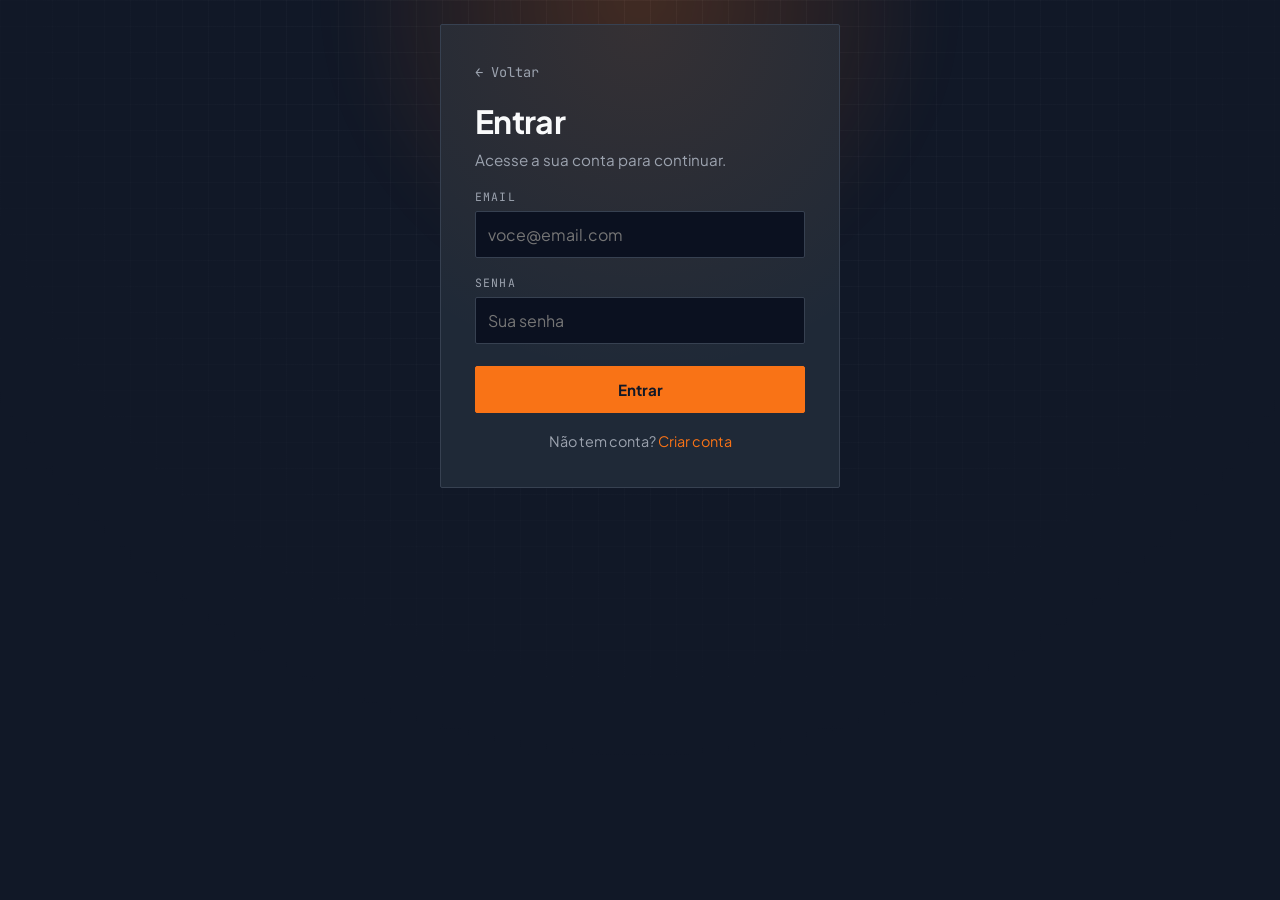
<file: login.html>
<!DOCTYPE html>
<html lang="pt-BR">
<head>
  <meta charset="UTF-8">
  <meta name="viewport" content="width=device-width, initial-scale=1.0">
  <title>Entrar — Controle Financeiro</title>
  <link rel="preconnect" href="https://fonts.googleapis.com">
  <link rel="preconnect" href="https://fonts.gstatic.com" crossorigin>
  <link href="https://fonts.googleapis.com/css2?family=Plus+Jakarta+Sans:wght@400;500;700;800&family=JetBrains+Mono:wght@400;500&display=swap" rel="stylesheet">
  <link rel="stylesheet" href="entrar.css">
</head>
<body class="pagina-auth">
  <div class="auth-card surgir">
    <a href="index.html" class="voltar">&larr; Voltar</a>
    <h1>Entrar</h1>
    <p class="subtitulo">Acesse a sua conta para continuar.</p>

    <form id="form-login">
      <label for="email">Email</label>
      <input type="email" id="email" placeholder="voce@email.com" autocomplete="email">

      <label for="senha">Senha</label>
      <input type="password" id="senha" placeholder="Sua senha" autocomplete="current-password">

      <button type="submit" class="botao">Entrar</button>
    </form>

    <p class="troca">Não tem conta? <a href="cadastro.html">Criar conta</a></p>
  </div>
  <script src="auth.js"></script>
  <script src="login.js"></script>
</body>
</html>
</file>
<file: entrar.css>
:root {
  --bg: #111827;
  --bg-deep: #0b1120;
  --surface: #1f2937;
  --surface-2: #242b3d;
  --border: #374151;
  --border-forte: #4b5563;
  --text: #f9fafb;
  --muted: #9ca3af;
  --muted-2: #6b7280;
  --accent: #f97316;
  --accent-strong: #ea580c;
  --font-display: "Plus Jakarta Sans", system-ui, sans-serif;
  --font-mono: "JetBrains Mono", monospace;
  --ease-out: cubic-bezier(0, 0, 0.2, 1);
  --spring: cubic-bezier(0.34, 1.56, 0.64, 1);
}

* {
  box-sizing: border-box;
}

body {
  margin: 0;
  font-family: var(--font-display);
  background-color: var(--bg);
  color: var(--text);
  line-height: 1.5;
  -webkit-font-smoothing: antialiased;
  position: relative;
  overflow-x: hidden;
}

body::before {
  content: "";
  position: fixed;
  inset: 0;
  background-image:
    linear-gradient(to right, rgba(249, 250, 251, 0.04) 1px, transparent 1px),
    linear-gradient(to bottom, rgba(249, 250, 251, 0.04) 1px, transparent 1px);
  background-size: 26px 26px;
  -webkit-mask-image: radial-gradient(circle at 50% 0%, #000, transparent 72%);
  mask-image: radial-gradient(circle at 50% 0%, #000, transparent 72%);
  pointer-events: none;
  z-index: 0;
}

body::after {
  content: "";
  position: fixed;
  top: -280px;
  left: 50%;
  transform: translateX(-50%);
  width: 760px;
  height: 560px;
  background: radial-gradient(circle, rgba(249, 115, 22, 0.22), transparent 65%);
  filter: blur(20px);
  pointer-events: none;
  z-index: 0;
}

body > * {
  position: relative;
  z-index: 1;
}

a {
  color: inherit;
  text-decoration: none;
}

.topo {
  display: flex;
  justify-content: space-between;
  align-items: center;
  padding: 18px 28px;
  max-width: 1200px;
  margin: 0 auto;
  position: sticky;
  top: 0;
  backdrop-filter: blur(6px);
  background-color: rgba(17, 24, 39, 0.78);
  z-index: 10;
  border-bottom: 1px solid transparent;
}

.marca {
  font-weight: 800;
  letter-spacing: -0.02em;
  font-size: 1.1rem;
  color: var(--text);
}

.marca .ponto {
  color: var(--accent);
}

.menu {
  display: flex;
  align-items: center;
  gap: 20px;
}

.link {
  color: var(--muted);
  font-size: 0.95rem;
  transition: color 0.15s ease;
}

.link:hover {
  color: var(--text);
}

.botao {
  display: inline-flex;
  align-items: center;
  justify-content: center;
  gap: 8px;
  background-color: var(--accent);
  color: #111827;
  border: 1px solid var(--accent);
  border-radius: 2px;
  padding: 13px 26px;
  font-family: var(--font-display);
  font-size: 0.95rem;
  font-weight: 700;
  cursor: pointer;
  transition: background-color 0.18s ease, border-color 0.18s ease, transform 0.12s ease;
}

.botao:hover {
  background-color: var(--accent-strong);
  border-color: var(--accent-strong);
}

.botao:active {
  transform: translateY(1px);
}

.botao-pequeno {
  padding: 9px 18px;
  font-size: 0.85rem;
}

.botao-secundario {
  background-color: transparent;
  color: var(--text);
  border: 1px solid var(--border);
}

.botao-secundario:hover {
  background-color: rgba(249, 250, 251, 0.06);
  border-color: var(--muted);
}

.botao-cheio {
  width: 100%;
}

.hero {
  max-width: 920px;
  margin: 0 auto;
  padding: 90px 28px 50px;
  text-align: center;
}

.label {
  font-family: var(--font-mono);
  text-transform: uppercase;
  letter-spacing: 0.18em;
  font-size: 0.72rem;
  color: var(--accent);
  margin: 0 0 22px;
}

.hero h1 {
  font-size: clamp(2.4rem, 6vw, 4.5rem);
  line-height: 1.03;
  letter-spacing: -0.03em;
  font-weight: 800;
  margin: 0 0 22px;
}

.vazado {
  color: transparent;
  -webkit-text-stroke: 1.5px var(--accent);
}

.subtitulo {
  color: var(--muted);
  font-size: 1.15rem;
  max-width: 620px;
  margin: 0 auto 34px;
}

.acoes {
  display: flex;
  gap: 14px;
  justify-content: center;
  flex-wrap: wrap;
}

.surgir {
  opacity: 0;
  transform: translateY(14px);
  animation: surgir 0.7s var(--ease-out) forwards;
}

.surgir-2 {
  animation-delay: 0.12s;
}

.surgir-3 {
  animation-delay: 0.24s;
}

.surgir-4 {
  animation-delay: 0.36s;
}

@keyframes surgir {
  to {
    opacity: 1;
    transform: translateY(0);
  }
}

.tira {
  border-top: 1px solid var(--border);
  border-bottom: 1px solid var(--border);
  overflow: hidden;
  padding: 16px 0;
  margin: 30px 0 10px;
  -webkit-mask-image: linear-gradient(to right, transparent, #000 12%, #000 88%, transparent);
  mask-image: linear-gradient(to right, transparent, #000 12%, #000 88%, transparent);
}

.tira-conteudo {
  display: flex;
  gap: 48px;
  width: max-content;
  animation: correr 28s linear infinite;
}

.tira-conteudo span {
  font-family: var(--font-mono);
  text-transform: uppercase;
  letter-spacing: 0.14em;
  font-size: 0.75rem;
  color: var(--muted);
  white-space: nowrap;
}

@keyframes correr {
  from {
    transform: translateX(0);
  }
  to {
    transform: translateX(-50%);
  }
}

.recursos {
  max-width: 1160px;
  margin: 40px auto 70px;
  padding: 0 28px;
  display: grid;
  grid-template-columns: repeat(3, 1fr);
  gap: 18px;
}

.card {
  background-color: var(--surface);
  border: 1px solid var(--border);
  border-radius: 2px;
  padding: 26px;
  position: relative;
  overflow: hidden;
  transition: transform 0.4s var(--spring), border-color 0.3s ease;
  will-change: transform;
}

.card::before {
  content: "";
  position: absolute;
  inset: 0;
  background: radial-gradient(circle at top, rgba(249, 115, 22, 0.08), transparent 70%);
  pointer-events: none;
}

.card > * {
  position: relative;
  z-index: 1;
}

.card:hover {
  transform: translateY(-6px);
  border-color: var(--accent);
}

.card .num {
  font-family: var(--font-mono);
  font-size: 0.72rem;
  letter-spacing: 0.16em;
  color: var(--accent);
}

.card h3 {
  margin: 14px 0 10px;
  font-size: 1.15rem;
  letter-spacing: -0.01em;
}

.card p {
  color: var(--muted);
  margin: 0;
  font-size: 0.98rem;
}

.secao {
  max-width: 1160px;
  margin: 0 auto 70px;
  padding: 0 28px;
}

.secao-cabecalho {
  max-width: 680px;
  margin-bottom: 32px;
}

.secao-cabecalho h2 {
  font-size: clamp(1.8rem, 4vw, 2.6rem);
  letter-spacing: -0.02em;
  margin: 0 0 12px;
}

.secao-cabecalho .subtitulo {
  margin: 0;
  max-width: none;
}

.blocos {
  display: grid;
  grid-template-columns: repeat(3, 1fr);
  gap: 18px;
}

.bloco {
  background-color: var(--surface);
  border: 1px solid var(--border);
  border-radius: 2px;
  padding: 24px;
  position: relative;
  overflow: hidden;
  transition: transform 0.4s var(--spring), border-color 0.3s ease;
}

.bloco::before {
  content: "";
  position: absolute;
  inset: 0;
  background: radial-gradient(circle at top, rgba(249, 115, 22, 0.08), transparent 70%);
  pointer-events: none;
}

.bloco > * {
  position: relative;
  z-index: 1;
}

.bloco:hover {
  transform: translateY(-6px);
  border-color: var(--accent);
}

.bloco h3 {
  margin: 0 0 10px;
}

.bloco p {
  color: var(--muted);
  margin: 0;
}

.planos {
  display: grid;
  grid-template-columns: repeat(3, 1fr);
  gap: 18px;
  align-items: stretch;
}

.plano {
  background-color: var(--surface);
  border: 1px solid var(--border);
  border-radius: 2px;
  padding: 28px;
  display: flex;
  flex-direction: column;
  gap: 16px;
  position: relative;
  overflow: hidden;
  transition: transform 0.4s var(--spring), border-color 0.3s ease;
}

.plano::before {
  content: "";
  position: absolute;
  inset: 0;
  background: radial-gradient(circle at top, rgba(249, 115, 22, 0.08), transparent 70%);
  pointer-events: none;
}

.plano > * {
  position: relative;
  z-index: 1;
}

.plano:hover {
  transform: translateY(-6px);
  border-color: var(--accent);
}

.plano.destaque {
  border-color: var(--accent);
  background: linear-gradient(180deg, rgba(249, 115, 22, 0.14), transparent 70%), var(--surface);
}

.plano .badge {
  position: absolute;
  top: 14px;
  right: 14px;
  font-family: var(--font-mono);
  font-size: 0.72rem;
  text-transform: uppercase;
  letter-spacing: 0.14em;
  padding: 6px 8px;
  border: 1px solid var(--accent);
  border-radius: 2px;
  background-color: rgba(249, 115, 22, 0.16);
  color: var(--text);
}

.plano h3 {
  margin: 0;
  font-size: 1.2rem;
}

.preco {
  margin: 0;
  font-size: clamp(2rem, 4vw, 2.6rem);
  font-weight: 800;
  letter-spacing: -0.02em;
}

.preco span {
  font-size: 1rem;
  font-weight: 600;
  color: var(--muted);
  margin-left: 4px;
}

.plano ul {
  list-style: none;
  padding: 0;
  margin: 0;
  display: flex;
  flex-direction: column;
  gap: 10px;
  color: var(--muted);
}

.plano ul li::before {
  content: "•";
  color: var(--accent);
  margin-right: 8px;
}

.faq {
  max-width: 820px;
  display: flex;
  flex-direction: column;
  gap: 10px;
}

.faq-item {
  background-color: var(--surface);
  border: 1px solid var(--border);
  border-radius: 2px;
  overflow: hidden;
  transition: border-color 0.3s ease;
}

.faq-item[open] {
  border-color: var(--accent);
}

.faq-item summary {
  padding: 16px 20px;
  cursor: pointer;
  font-weight: 600;
  list-style: none;
}

.faq-item summary::marker {
  display: none;
}

.faq-item summary::-webkit-details-marker {
  display: none;
}

.faq-item summary::after {
  content: "+";
  float: right;
  transition: transform 0.25s ease;
}

.faq-item[open] summary::after {
  transform: rotate(45deg);
}

.faq-item p {
  margin: 0;
  padding: 0 20px 16px;
  color: var(--muted);
}

.cta {
  max-width: 920px;
  margin: 0 auto 70px;
  padding: 56px 28px;
  text-align: center;
  border: 1px solid var(--border);
  border-radius: 2px;
  background: linear-gradient(180deg, rgba(249, 115, 22, 0.1), transparent);
}

.cta h2 {
  font-size: clamp(1.8rem, 4vw, 2.6rem);
  letter-spacing: -0.02em;
  margin: 0 0 12px;
}

.cta p {
  color: var(--muted);
  margin: 0 0 28px;
}

.rodape {
  border-top: 1px solid var(--border);
  padding: 40px 28px 20px;
}

.rodape-grid {
  max-width: 1160px;
  margin: 0 auto;
  display: grid;
  grid-template-columns: repeat(4, 1fr);
  gap: 28px;
}

.rodape p {
  color: var(--muted-2);
  margin: 12px 0 0;
}

.rodape h4 {
  margin: 0 0 12px;
  font-size: 0.95rem;
}

.rodape ul {
  list-style: none;
  padding: 0;
  margin: 0;
  display: flex;
  flex-direction: column;
  gap: 8px;
}

.rodape a {
  color: var(--muted);
  transition: color 0.15s ease;
}

.rodape a:hover {
  color: var(--text);
}

.copy {
  max-width: 1160px;
  margin: 26px auto 0;
  text-align: center;
  font-size: 0.85rem;
}

.pagina-auth {
  display: flex;
  align-items: center;
  justify-content: center;
  padding: 24px;
}

.auth-card {
  background-color: var(--surface);
  border: 1px solid var(--border);
  border-radius: 2px;
  padding: 34px;
  width: 100%;
  max-width: 400px;
  position: relative;
  overflow: hidden;
  transition: transform 0.4s var(--spring), border-color 0.3s ease;
}

.auth-card::before {
  content: "";
  position: absolute;
  inset: 0;
  background: radial-gradient(circle at top, rgba(249, 115, 22, 0.1), transparent 70%);
  pointer-events: none;
}

.auth-card > * {
  position: relative;
  z-index: 1;
}

.auth-card:hover {
  transform: translateY(-2px);
  border-color: var(--accent);
}

.voltar {
  display: inline-block;
  color: var(--muted);
  font-size: 0.85rem;
  font-family: var(--font-mono);
}

.voltar:hover {
  color: var(--accent);
}

.auth-card h1 {
  margin: 14px 0 4px;
  letter-spacing: -0.02em;
}

.auth-card .subtitulo {
  margin: 0 0 8px;
  font-size: 0.95rem;
}

.auth-card label {
  display: block;
  margin: 16px 0 6px;
  font-family: var(--font-mono);
  text-transform: uppercase;
  letter-spacing: 0.1em;
  font-size: 0.72rem;
  color: var(--muted);
}

.auth-card input {
  width: 100%;
  padding: 12px;
  border: 1px solid var(--border);
  border-radius: 2px;
  background-color: var(--bg-deep);
  color: var(--text);
  font-size: 1rem;
  font-family: var(--font-display);
  transition: border-color 0.2s ease, box-shadow 0.2s ease;
}

.auth-card input:focus {
  outline: none;
  border-color: var(--accent);
  box-shadow: 0 0 0 3px rgba(249, 115, 22, 0.18);
}

.auth-card .botao {
  width: 100%;
  margin-top: 22px;
}

.troca {
  text-align: center;
  color: var(--muted);
  margin: 18px 0 0;
  font-size: 0.9rem;
}

.troca a {
  color: var(--accent);
}

.btn-sidebar-toggle {
  display: none;
  position: fixed;
  bottom: 20px;
  right: 20px;
  z-index: 20;
  padding: 10px 14px;
  border-radius: 2px;
  border: 1px solid var(--accent);
  background-color: var(--accent);
  color: #111827;
  font-weight: 700;
  cursor: pointer;
}

.sidebar {
  position: fixed;
  top: 0;
  left: -320px;
  width: 300px;
  height: 100dvh;
  background-color: var(--surface);
  border-right: 1px solid var(--border);
  display: flex;
  flex-direction: column;
  padding: 18px;
  gap: 20px;
  transition: transform 0.3s ease;
  z-index: 25;
  overflow-y: auto;
}

.sidebar.aberto {
  transform: translateX(320px);
}

.sidebar-topo {
  padding: 8px 4px;
}

.sidebar-nav {
  display: flex;
  flex-direction: column;
  gap: 6px;
}

.nav-link {
  padding: 10px 10px;
  color: var(--muted);
  border: 1px solid transparent;
  border-radius: 2px;
}

.nav-link:hover,
.nav-link.ativo {
  color: var(--text);
  background-color: rgba(249, 250, 251, 0.06);
  border-color: var(--border);
}

.sidebar-rodape {
  margin-top: auto;
  display: flex;
  flex-direction: column;
  gap: 10px;
}

.overlay {
  position: fixed;
  inset: 0;
  background-color: rgba(0, 0, 0, 0.5);
  opacity: 0;
  pointer-events: none;
  transition: opacity 0.3s ease;
  z-index: 20;
}

.overlay.mostra {
  opacity: 1;
  pointer-events: auto;
}

.reveal {
  opacity: 0;
  transform: translateY(18px);
  transition: opacity 0.8s var(--ease-out), transform 0.8s var(--ease-out);
}

.reveal.aparece {
  opacity: 1;
  transform: translateY(0);
}

@media (max-width: 980px) {
  .recursos,
  .blocos,
  .planos {
    grid-template-columns: 1fr 1fr;
  }

  .rodape-grid {
    grid-template-columns: repeat(2, 1fr);
  }
}

@media (max-width: 760px) {
  .topo {
    display: none;
  }

  .btn-sidebar-toggle {
    display: inline-flex;
  }

  .recursos,
  .blocos,
  .planos {
    grid-template-columns: 1fr;
  }

  .hero {
    padding: 60px 22px 36px;
  }

  .secao {
    padding: 0 22px;
  }

  .rodape-grid {
    grid-template-columns: 1fr;
  }
}

@media (prefers-reduced-motion: reduce) {
  .tira-conteudo,
  .surgir,
  .reveal {
    animation: none !important;
    transition: none !important;
    opacity: 1 !important;
    transform: none !important;
  }
}
</file>
<file: style.css>
:root {
  --bg: #111827;
  --bg-deep: #0b1120;
  --surface: #1f2937;
  --surface-2: #242b3d;
  --border: #374151;
  --border-forte: #4b5563;
  --text: #f9fafb;
  --muted: #9ca3af;
  --muted-2: #6b7280;
  --accent: #f97316;
  --accent-strong: #ea580c;
  --receita: #22c55e;
  --despesa: #ef4444;
  --font-display: "Plus Jakarta Sans", system-ui, sans-serif;
  --font-mono: "JetBrains Mono", monospace;
  --ease-out: cubic-bezier(0, 0, 0.2, 1);
  --spring: cubic-bezier(0.34, 1.56, 0.64, 1);
}

* {
  box-sizing: border-box;
}

body {
  margin: 0;
  font-family: var(--font-display);
  background-color: var(--bg);
  color: var(--text);
  line-height: 1.5;
  -webkit-font-smoothing: antialiased;
  position: relative;
  overflow-x: hidden;
}

body::before {
  content: "";
  position: fixed;
  inset: 0;
  background-image:
    linear-gradient(to right, rgba(249, 250, 251, 0.03) 1px, transparent 1px),
    linear-gradient(to bottom, rgba(249, 250, 251, 0.03) 1px, transparent 1px);
  background-size: 26px 26px;
  -webkit-mask-image: radial-gradient(circle at 50% 0%, #000, transparent 72%);
  mask-image: radial-gradient(circle at 50% 0%, #000, transparent 72%);
  pointer-events: none;
  z-index: 0;
}

body::after {
  content: "";
  position: fixed;
  top: -320px;
  left: 50%;
  transform: translateX(-50%);
  width: 760px;
  height: 560px;
  background: radial-gradient(circle, rgba(249, 115, 22, 0.16), transparent 65%);
  filter: blur(22px);
  pointer-events: none;
  z-index: 0;
}

body > * {
  position: relative;
  z-index: 1;
}

.app-topo {
  border-bottom: 1px solid var(--border);
  backdrop-filter: blur(6px);
  background-color: rgba(17, 24, 39, 0.8);
}

.topo-bar {
  display: flex;
  justify-content: space-between;
  align-items: center;
  gap: 10px;
  flex-wrap: wrap;
  max-width: 1100px;
  margin: 0 auto;
  padding: 16px 28px;
}

.marca-app {
  font-weight: 800;
  letter-spacing: -0.02em;
  font-size: 1.05rem;
}

.marca-app .ponto {
  color: var(--accent);
}

.usuario-area {
  display: flex;
  align-items: center;
  gap: 12px;
}

#usuario-atual {
  color: var(--muted);
  font-family: var(--font-mono);
  font-size: 0.82rem;
  letter-spacing: 0.06em;
  text-transform: uppercase;
}

.btn-ghost {
  margin-top: 0;
  padding: 8px 16px;
  background-color: transparent;
  color: var(--text);
  border: 1px solid var(--border);
  border-radius: 2px;
  font-size: 0.85rem;
  font-weight: 600;
  cursor: pointer;
  transition: background-color 0.18s ease, border-color 0.18s ease, transform 0.12s ease;
}

.btn-ghost:hover {
  background-color: rgba(249, 250, 251, 0.06);
  border-color: var(--muted);
}

.btn-ghost:active {
  transform: translateY(1px);
}

.app-main {
  max-width: 1100px;
  margin: 0 auto;
  padding: 30px 28px 60px;
}

.grid-principal {
  display: grid;
  grid-template-columns: repeat(2, 1fr);
  gap: 18px;
  align-items: start;
}

.coluna-esquerda,
.coluna-direita {
  display: flex;
  flex-direction: column;
  gap: 18px;
}

.card,
.card-destaque {
  background-color: var(--surface);
  border: 1px solid var(--border);
  border-radius: 2px;
  padding: 24px;
  position: relative;
  overflow: hidden;
  transition: transform 0.4s var(--spring), border-color 0.3s ease, background-color 0.3s ease;
}

.card:hover,
.card-destaque:hover {
  transform: translateY(-4px);
  border-color: var(--accent);
}

.card::before {
  content: "";
  position: absolute;
  inset: 0;
  background: radial-gradient(circle at top, rgba(249, 115, 22, 0.08), transparent 60%);
  pointer-events: none;
}

.card > *,
.card-destaque > * {
  position: relative;
  z-index: 1;
}

.card-destaque {
  background: linear-gradient(180deg, rgba(249, 115, 22, 0.12), transparent 60%), var(--surface);
}

.label-mono {
  margin: 0;
  font-family: var(--font-mono);
  font-size: 0.72rem;
  text-transform: uppercase;
  letter-spacing: 0.18em;
  color: var(--accent);
}

.saldo-valor {
  margin: 12px 0 10px;
  font-family: var(--font-mono);
  font-size: clamp(2.4rem, 5vw, 3.2rem);
  letter-spacing: -0.03em;
  font-weight: 500;
}

.dica {
  margin: 0;
  color: var(--muted);
  font-size: 0.92rem;
}

.card h2 {
  margin: 0 0 16px;
  font-family: var(--font-mono);
  font-size: 0.72rem;
  text-transform: uppercase;
  letter-spacing: 0.16em;
  color: var(--accent);
}

.resumo-linha {
  display: flex;
  justify-content: space-between;
  align-items: center;
  padding: 10px 0;
  border-top: 1px solid rgba(55, 65, 81, 0.8);
  color: var(--muted);
}

.resumo-linha:first-of-type {
  border-top: none;
  padding-top: 0;
}

.resumo-linha:last-of-type {
  padding-bottom: 0;
}

.receita {
  color: var(--receita);
  font-weight: 700;
  font-family: var(--font-mono);
}

.despesa {
  color: var(--despesa);
  font-weight: 700;
  font-family: var(--font-mono);
}

.form-grid {
  display: flex;
  flex-direction: column;
  gap: 14px;
}

.campo-duplo {
  display: grid;
  grid-template-columns: 1fr 1fr;
  gap: 14px;
}

.campo {
  display: flex;
  flex-direction: column;
  gap: 6px;
}

label {
  font-family: var(--font-mono);
  font-size: 0.72rem;
  text-transform: uppercase;
  letter-spacing: 0.1em;
  color: var(--muted);
}

input,
select {
  width: 100%;
  padding: 11px 12px;
  border: 1px solid var(--border);
  border-radius: 2px;
  background-color: var(--bg-deep);
  color: var(--text);
  font-size: 0.98rem;
  font-family: var(--font-display);
  transition: border-color 0.2s ease, box-shadow 0.2s ease;
}

input:focus,
select:focus {
  outline: none;
  border-color: var(--accent);
  box-shadow: 0 0 0 3px rgba(249, 115, 22, 0.18);
}

.btn-principal {
  align-self: flex-start;
  margin-top: 6px;
  padding: 11px 22px;
  background-color: var(--accent);
  color: #111827;
  border: 1px solid var(--accent);
  border-radius: 2px;
  font-family: var(--font-display);
  font-size: 0.95rem;
  font-weight: 700;
  cursor: pointer;
  transition: background-color 0.18s ease, border-color 0.18s ease, transform 0.12s ease;
}

.btn-principal:hover {
  background-color: var(--accent-strong);
  border-color: var(--accent-strong);
}

.btn-principal:active {
  transform: translateY(1px);
}

.btn-principal:disabled {
  opacity: 0.6;
  cursor: not-allowed;
  transform: none;
}

.lista-transacoes {
  display: flex;
  flex-direction: column;
  gap: 10px;
  margin: 0;
  padding: 0;
  list-style: none;
}

.lista-transacoes li {
  display: flex;
  justify-content: space-between;
  gap: 12px;
  align-items: center;
  background-color: var(--surface-2);
  border: 1px solid var(--border);
  border-radius: 2px;
  padding: 12px 14px;
  transition: transform 0.25s var(--spring), border-color 0.25s ease;
}

.lista-transacoes li:hover {
  transform: translateY(-2px);
  border-color: var(--border-forte);
}

.transacao-info {
  display: flex;
  flex-direction: column;
  gap: 4px;
}

.transacao-titulo {
  font-weight: 600;
}

.transacao-meta {
  font-family: var(--font-mono);
  font-size: 0.78rem;
  color: var(--muted);
  letter-spacing: 0.08em;
  text-transform: uppercase;
}

.transacao-valor {
  font-family: var(--font-mono);
  font-size: 0.98rem;
  font-weight: 600;
}

.lista-simples {
  display: flex;
  flex-direction: column;
  gap: 10px;
  margin: 0;
  padding: 0;
  list-style: none;
}

.lista-simples li {
  display: flex;
  justify-content: space-between;
  align-items: center;
  padding: 10px 12px;
  background-color: var(--surface-2);
  border: 1px solid var(--border);
  border-radius: 2px;
  transition: border-color 0.25s ease;
}

.lista-simples li:hover {
  border-color: var(--border-forte);
}

.file-input {
  display: inline-flex;
  align-items: center;
  gap: 10px;
  margin-top: 12px;
  padding: 10px 18px;
  border: 1px dashed var(--border-forte);
  border-radius: 2px;
  color: var(--muted);
  cursor: pointer;
  transition: border-color 0.2s ease, color 0.2s ease, background-color 0.2s ease;
}

.file-input:hover {
  border-color: var(--accent);
  color: var(--text);
  background-color: rgba(249, 115, 22, 0.08);
}

.file-input input {
  display: none;
}

.consentimento {
  display: flex;
  align-items: center;
  gap: 10px;
  margin: 16px 0 6px;
  font-family: var(--font-display);
  font-size: 0.9rem;
  text-transform: none;
  letter-spacing: normal;
  color: var(--text);
}

.consentimento input {
  width: auto;
  box-shadow: none;
}

.status-texto {
  margin: 12px 0 0;
  color: var(--muted);
  font-family: var(--font-mono);
  font-size: 0.82rem;
  letter-spacing: 0.06em;
  text-transform: uppercase;
}

.app-rodape {
  border-top: 1px solid var(--border);
  padding: 18px 28px;
  text-align: center;
  color: var(--muted-2);
  font-size: 0.82rem;
}

.surgir {
  opacity: 0;
  transform: translateY(12px);
  animation: surgir 0.7s var(--ease-out) forwards;
}

.surgir-2 {
  animation-delay: 0.1s;
}

.surgir-3 {
  animation-delay: 0.18s;
}

@keyframes surgir {
  to {
    opacity: 1;
    transform: translateY(0);
  }
}

@media (max-width: 920px) {
  .grid-principal {
    grid-template-columns: 1fr;
  }
}

@media (max-width: 640px) {
  .topo-bar {
    flex-direction: column;
    align-items: flex-start;
    gap: 10px;
  }

  .campo-duplo {
    grid-template-columns: 1fr;
  }

  .lista-transacoes li {
    flex-direction: column;
    align-items: flex-start;
  }
}

@media (prefers-reduced-motion: reduce) {
  *,
  *::before,
  *::after {
    animation: none !important;
    transition: none !important;
  }

  .surgir {
    opacity: 1;
    transform: none;
  }
}
</file>
